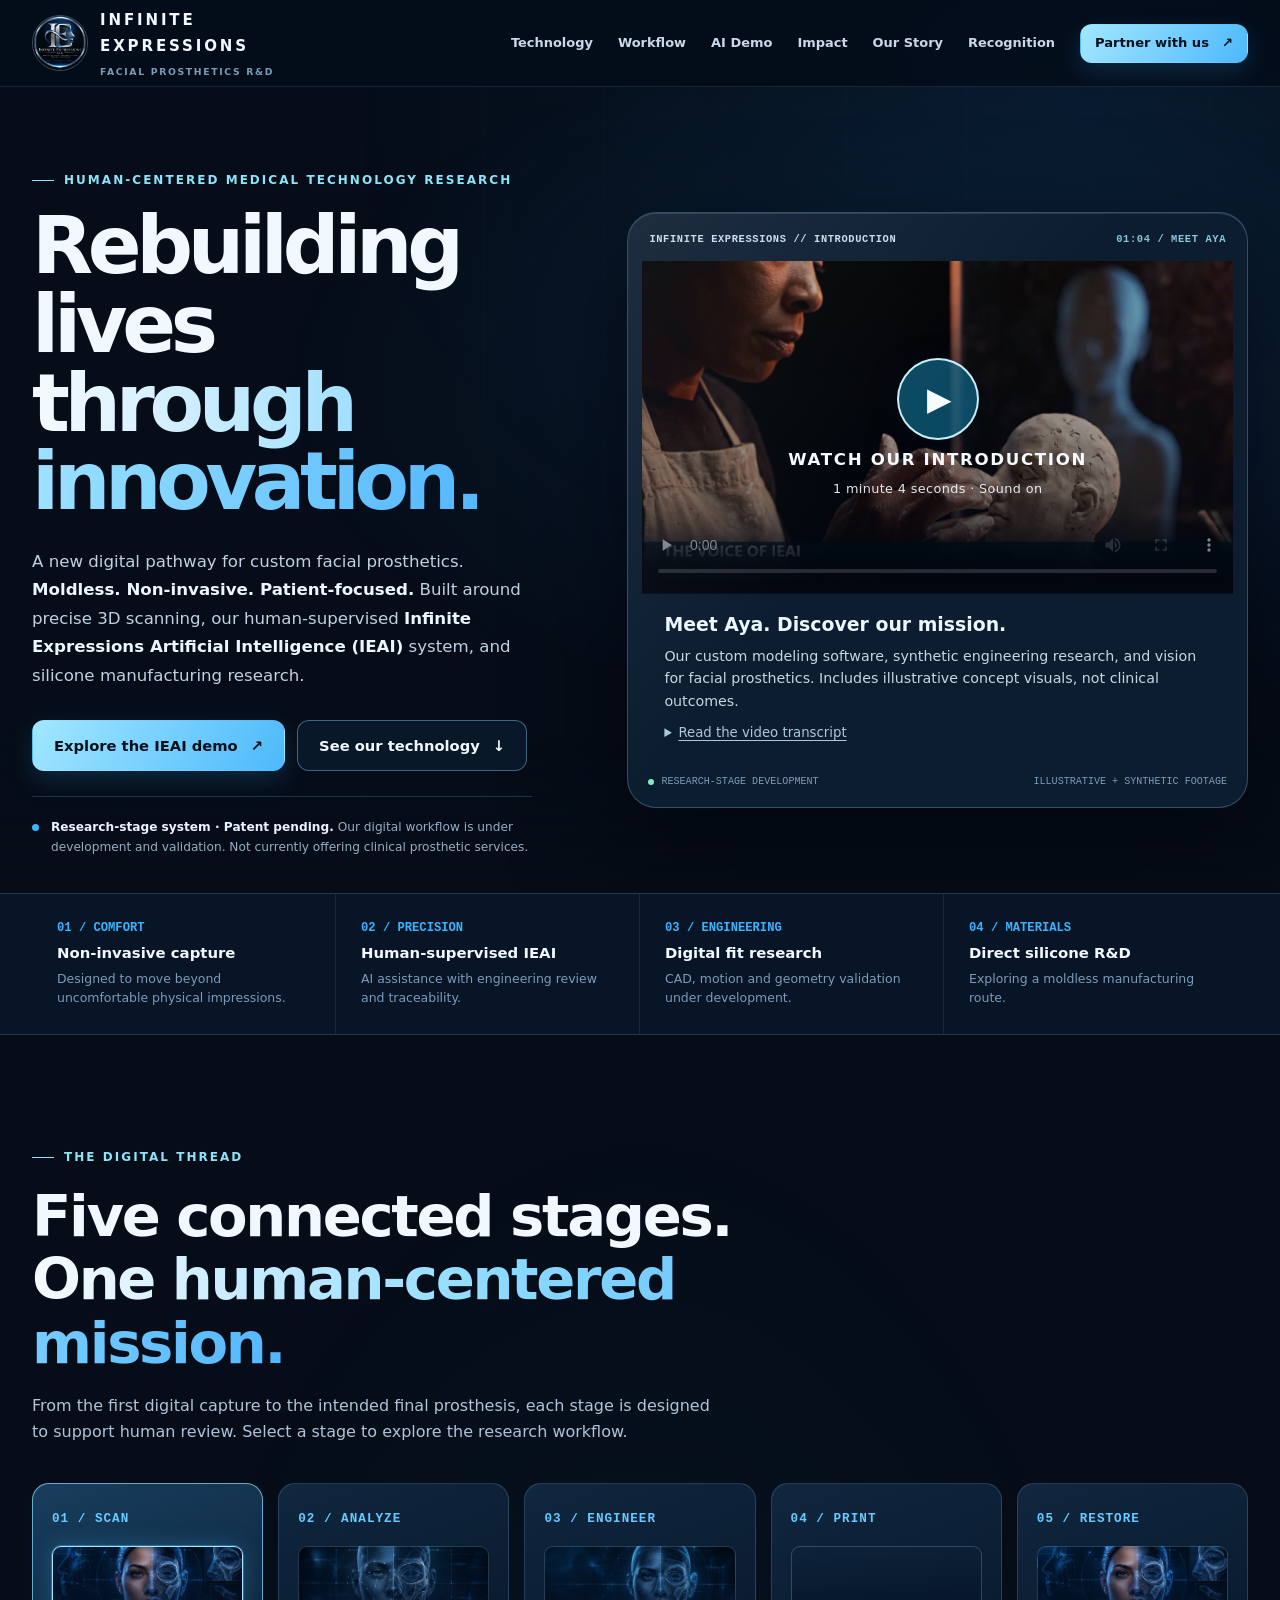
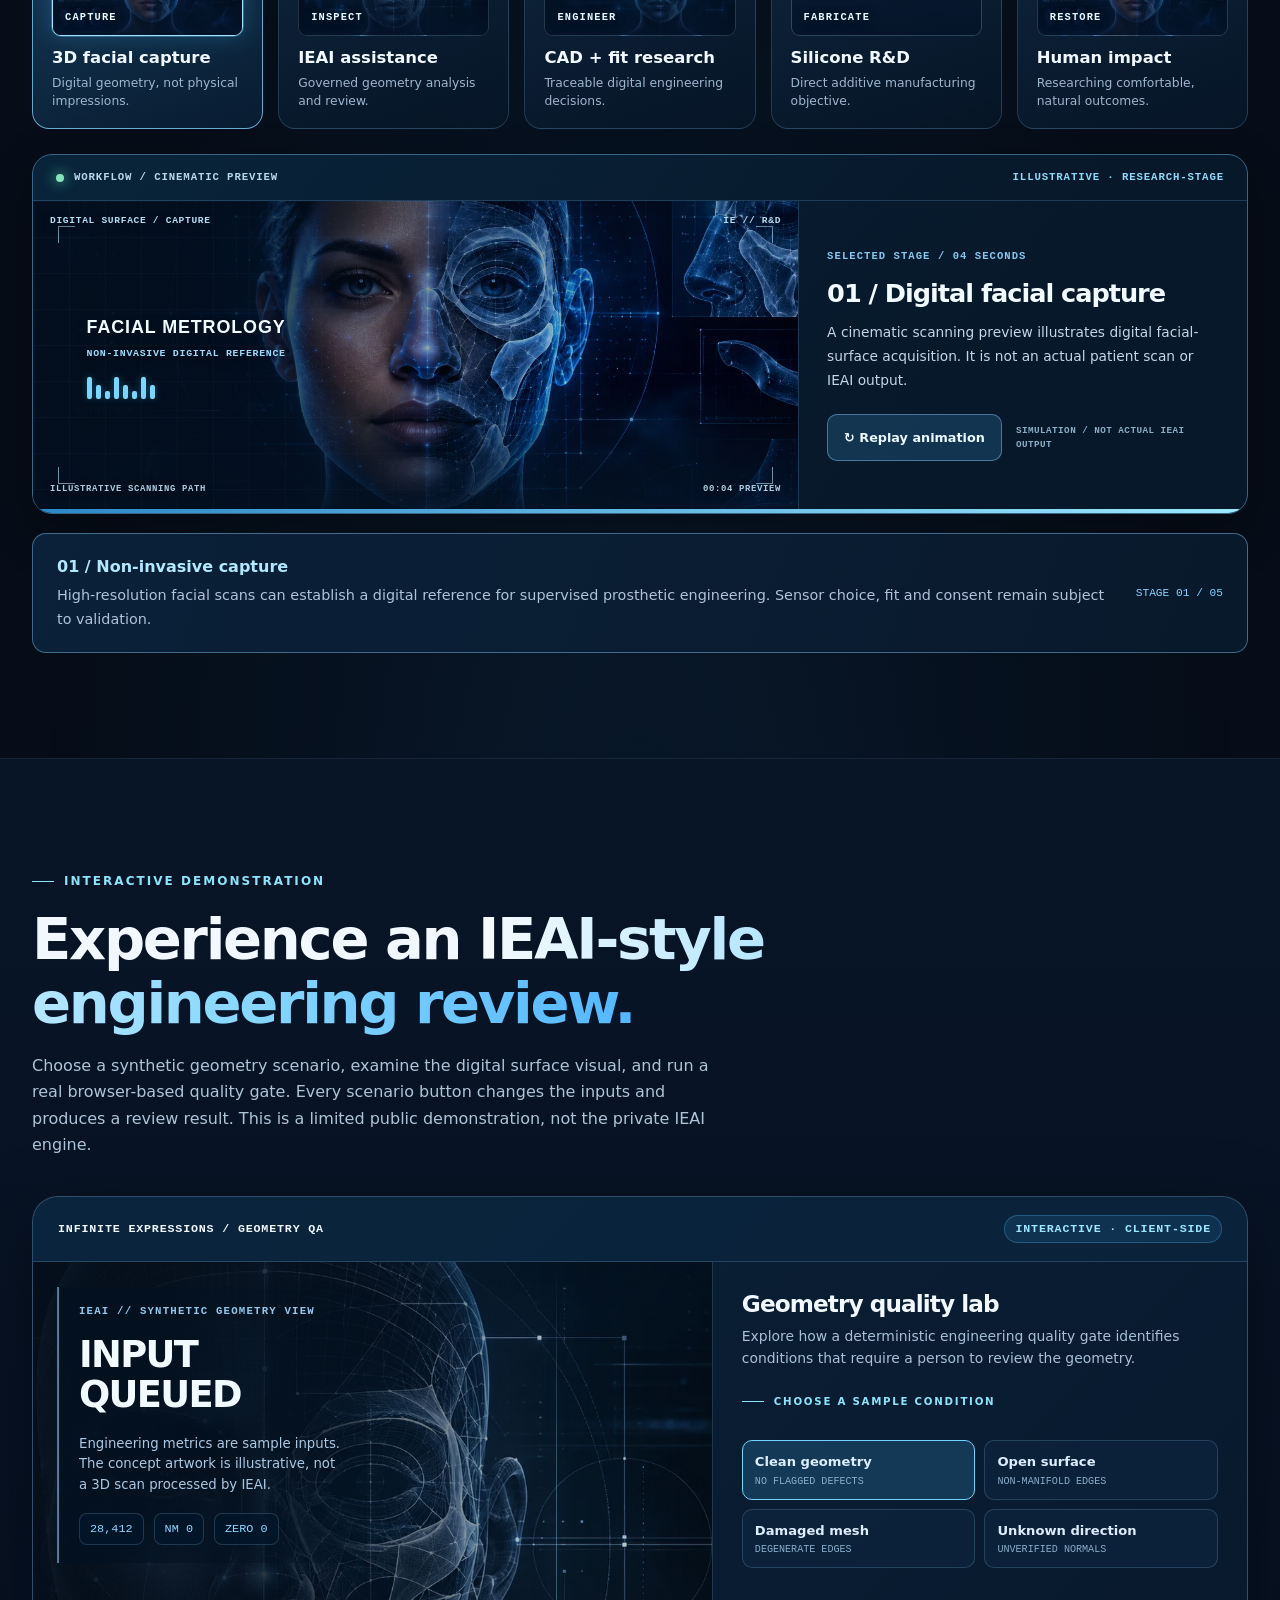
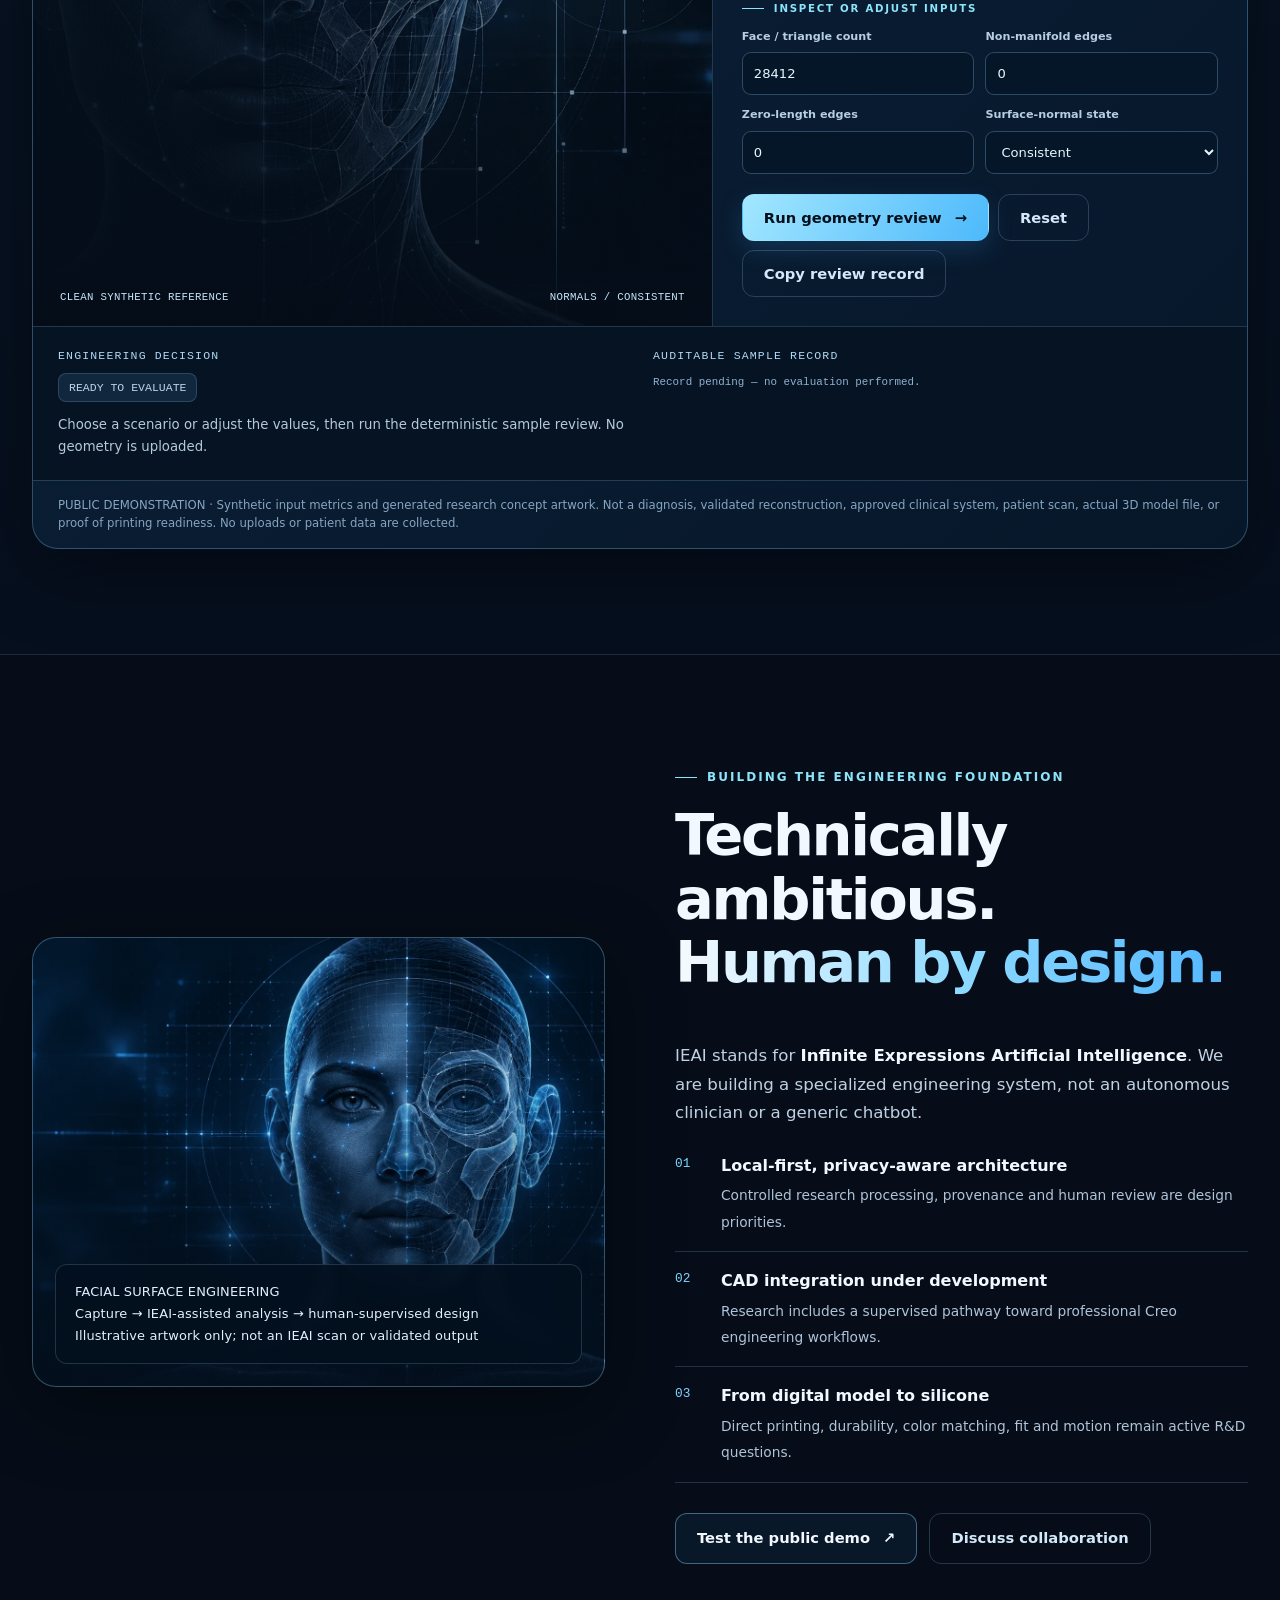
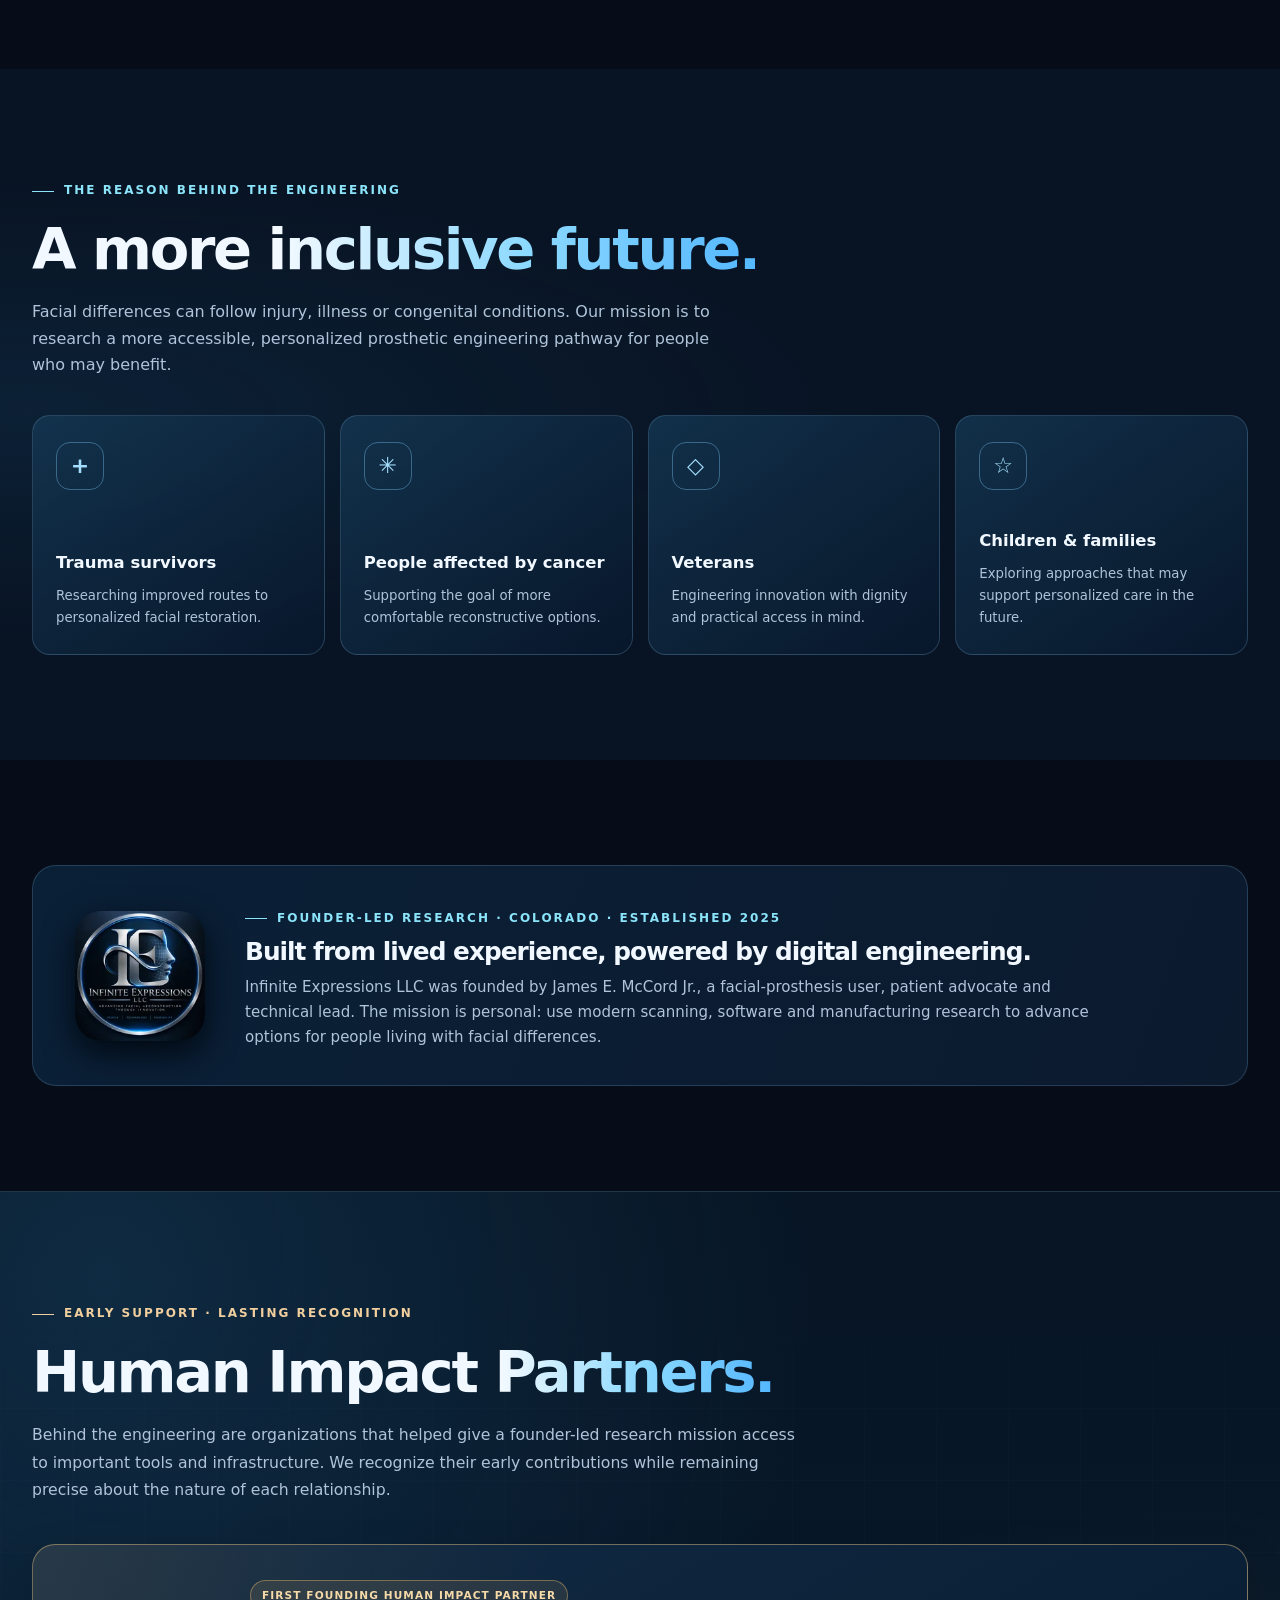
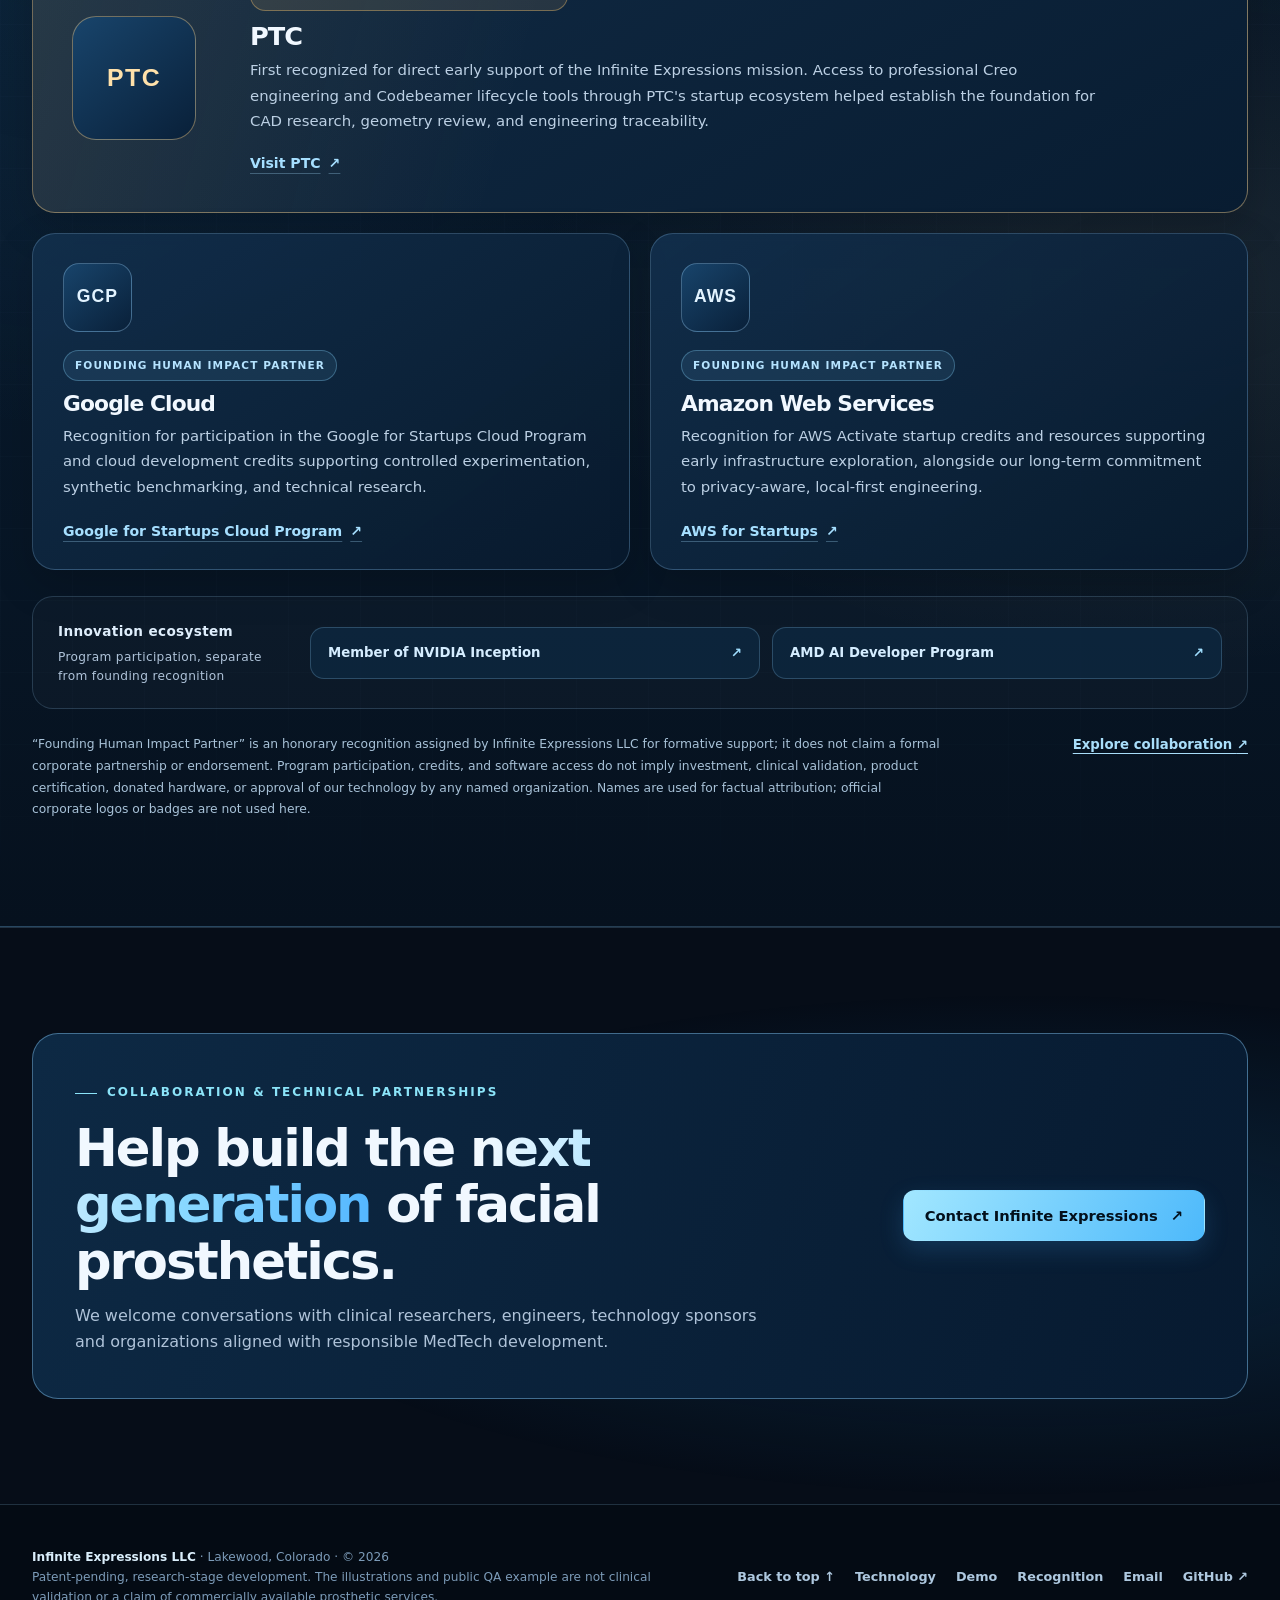
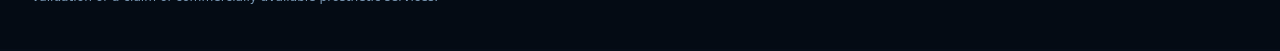
<file: index.html>
<!doctype html>
<html lang="en">
<head>
<meta charset="utf-8">
<meta name="viewport" content="width=device-width,initial-scale=1">
<meta name="theme-color" content="#060d18">
<title>Infinite Expressions LLC — Rebuilding Lives Through Innovation</title>
<meta name="description" content="Infinite Expressions LLC is researching 3D scanning, Infinite Expressions Artificial Intelligence (IEAI), CAD and direct silicone printing for facial prosthetics.">
<meta name="robots" content="index,follow,max-image-preview:large">
<link rel="canonical" href="https://iexpressionsllc.com/">
<link rel="icon" href="/infinite-expressions-emblem-v2.webp" type="image/webp">
<link rel="preconnect" href="https://images.pexels.com" crossorigin>
<link rel="stylesheet" href="/assets/ie-v4.css?v=20261019d">
<link rel="stylesheet" href="/assets/ie-photography-refresh-20261019.css?v=20261019d">
<link rel="stylesheet" href="/assets/ieai-cinematic-stages-v7.css?v=20261019g">
<meta property="og:type" content="website"><meta property="og:title" content="Infinite Expressions | Rebuilding Lives Through Innovation"><meta property="og:description" content="A new digital engineering pathway for patient-specific facial prosthetics. Research-stage innovation from Colorado."><meta property="og:image" content="https://iexpressionsllc.com/social-card.png"><meta property="og:url" content="https://iexpressionsllc.com/">
<script type="application/ld+json">{"@context":"https://schema.org","@type":"Organization","name":"Infinite Expressions LLC","url":"https://iexpressionsllc.com","foundingDate":"2025","email":"james@iexpressionsllc.com","logo":"https://iexpressionsllc.com/infinite-expressions-emblem-v2.webp"}</script>
<link rel="stylesheet" href="/assets/ieai-homepage-video-v56.css?v=20261027">
<link rel="stylesheet" href="/assets/recognition-20261117.css?v=1">
</head>
<body data-site-release="ieai-cinematic-workflow-v7-20261019">
<a class="skip" href="#main">Skip to content</a>
<div id="cursorGlow" class="cursor-glow" aria-hidden="true"></div><div id="cursorHalo" class="cursor-halo" aria-hidden="true"></div>
<header class="header" id="top">
 <div class="container nav">
  <a class="wordmark" href="#top" aria-label="Infinite Expressions home">
   <img src="/infinite-expressions-emblem-v2.webp" width="56" height="56" alt="Infinite Expressions authentic company emblem">
   <span><span class="name">INFINITE<br>EXPRESSIONS</span><span class="sub">FACIAL PROSTHETICS R&amp;D</span></span>
  </a>
  <button id="menuToggle" class="nav-toggle" type="button" aria-label="Toggle navigation" aria-controls="navLinks" aria-expanded="false">☰</button>
  <nav class="nav-links" id="navLinks" aria-label="Main navigation">
   <a href="#technology">Technology</a><a href="#workflow">Workflow</a><a href="#demo">AI Demo</a><a href="#mission">Impact</a><a href="#story">Our Story</a><a href="#recognition">Recognition</a><a href="#contact" class="btn btn-primary btn-sm">Partner with us <span aria-hidden="true">↗</span></a>
  </nav>
 </div>
 <div class="nav-progress" aria-hidden="true"><span id="pageProgress"></span></div>
</header>
<main id="main">
<section class="hero" aria-labelledby="heroTitle">
 <div class="container hero-grid">
  <div class="hero-copy">
   <div class="eyebrow">Human-centered medical technology research</div>
   <h1 id="heroTitle">Rebuilding lives<br><span class="grad">through innovation.</span></h1>
   <p class="lead">A new digital pathway for custom facial prosthetics. <strong style="color:#eaf7ff">Moldless. Non-invasive. Patient-focused.</strong> Built around precise 3D scanning, our human-supervised <strong style="color:#eaf7ff">Infinite Expressions Artificial Intelligence (IEAI)</strong> system, and silicone manufacturing research.</p>
   <div class="button-row">
    <a class="btn btn-primary" href="#demo">Explore the IEAI demo <span aria-hidden="true">↗</span></a>
    <a class="btn btn-secondary" href="#workflow">See our technology <span aria-hidden="true">↓</span></a>
   </div>
   <div class="small-proof"><span><strong>Research-stage system · Patent pending.</strong> Our digital workflow is under development and validation. Not currently offering clinical prosthetic services.</span></div>
  </div>
   <div class="hero-stage ieai-film-stage" id="introFilm" role="region" aria-labelledby="introFilmTitle">
    <div class="display-top"><span>INFINITE EXPRESSIONS // INTRODUCTION</span><span>01:04 / MEET AYA</span></div>
    <div class="ieai-film-frame">
     <video id="ieaiIntroVideo" class="ieai-film-video" playsinline preload="none" controls poster="/assets/ieai-homepage-intro-v56-poster.jpg" aria-describedby="ieaiFilmDescription" aria-label="Infinite Expressions homepage introduction, narrated by Aya">
      <source src="/assets/ieai-homepage-intro-v56.mp4" type="video/mp4">
      <track kind="captions" src="/assets/ieai-homepage-intro-v56.en.vtt" srclang="en" label="English captions">
      Your browser does not support this video. <a href="/assets/ieai-homepage-intro-v56.mp4" download>Download the introduction</a>.
     </video>
     <button type="button" id="ieaiFilmPlay" class="ieai-film-play" aria-controls="ieaiIntroVideo" aria-label="Play the Infinite Expressions introduction">
      <span class="ieai-film-play-symbol" aria-hidden="true">&#9654;</span>
      <span>WATCH OUR INTRODUCTION</span>
      <small>1 minute 4 seconds &middot; Sound on</small>
     </button>
    </div>
    <div class="ieai-film-summary">
     <strong id="introFilmTitle">Meet Aya. Discover our mission.</strong>
     <p id="ieaiFilmDescription">Our custom modeling software, synthetic engineering research, and vision for facial prosthetics. Includes illustrative concept visuals, not clinical outcomes.</p>
     <details class="ieai-film-transcript">
      <summary>Read the video transcript</summary>
      <p>Hello, I'm Aya, the voice of Infinite Expressions Artificial Intelligence. Let me tell you what we're working on.</p>
      <p>We begin with three-dimensional scanning. A digital foundation for anatomy-aware research.</p>
      <p>Our synthetic experiments measure geometry and reveal when the system should abstain.</p>
      <p>We built our own custom three-dimensional modeling studio, with precise manual controls and AI-assisted research.</p>
      <p>We're developing a controlled connection to PTC Creo, with Codebeamer traceability for engineering decisions and tests.</p>
      <p>For missing regions, we compare synthetic candidates, inspect boundaries, and reject results that cannot be verified.</p>
      <p>Direct silicone printing without molds remains our manufacturing goal. It still requires validation.</p>
      <p>Behind every experiment is a human reason to keep going.</p>
      <p>We are Infinite Expressions. And we are changing how facial prosthetics are made.</p>
     </details>
    </div>
    <div class="display-footer"><span><i class="signal" aria-hidden="true"></i> RESEARCH-STAGE DEVELOPMENT</span><span>ILLUSTRATIVE + SYNTHETIC FOOTAGE</span></div>
   </div>
 </div>
</section>
<section class="proof-strip" aria-label="Core research priorities">
 <div class="container proof-grid">
  <div class="proof"><div class="num">01 / COMFORT</div><strong>Non-invasive capture</strong><p>Designed to move beyond uncomfortable physical impressions.</p></div>
  <div class="proof"><div class="num">02 / PRECISION</div><strong>Human-supervised IEAI</strong><p>AI assistance with engineering review and traceability.</p></div>
  <div class="proof"><div class="num">03 / ENGINEERING</div><strong>Digital fit research</strong><p>CAD, motion and geometry validation under development.</p></div>
  <div class="proof"><div class="num">04 / MATERIALS</div><strong>Direct silicone R&amp;D</strong><p>Exploring a moldless manufacturing route.</p></div>
 </div>
</section>
<section class="section section-process" id="workflow">
 <div class="container">
  <div class="section-head reveal">
   <div class="eyebrow">The digital thread</div>
   <h2>Five connected stages.<br><span class="grad">One human-centered mission.</span></h2>
   <p>From the first digital capture to the intended final prosthesis, each stage is designed to support human review. Select a stage to explore the research workflow.</p>
  </div>
  <div class="process-grid">
   <button type="button" class="process-card reveal" data-process="0" aria-pressed="true">
    <span class="process-number">01 / SCAN</span>
    <div class="process-art"><svg viewBox="0 0 80 80" aria-hidden="true"><path d="M21 25v-9h12M59 25v-9H47M21 55v9h12M59 55v9H47"/><path d="M40 18c-13 0-21 11-20 25 0 17 8 23 20 23s20-6 20-23c0-14-8-25-20-25Z"/><path d="M29 39h7m8 0h7m-11 0-2 13 5 2m-12 5q9 5 18 0"/></svg></div>
    <strong>3D facial capture</strong><small>Digital geometry, not physical impressions.</small>
   </button>
   <button type="button" class="process-card reveal" data-process="1" aria-pressed="false">
    <span class="process-number">02 / ANALYZE</span>
    <div class="process-art"><svg viewBox="0 0 80 80" aria-hidden="true"><path d="M18 29 38 14l23 15v26L39 68 18 54Z"/><path d="m18 29 21 16 22-16M39 45v23M24 42l15-14 16 14M26 52l13-12 14 12"/><circle cx="39" cy="28" r="3" fill="#8edcff"/></svg></div>
    <strong>IEAI assistance</strong><small>Governed geometry analysis and review.</small>
   </button>
   <button type="button" class="process-card reveal" data-process="2" aria-pressed="false">
    <span class="process-number">03 / ENGINEER</span>
    <div class="process-art"><svg viewBox="0 0 80 80" aria-hidden="true"><path d="M10 63h60M18 15h44v48H18zM18 43l44-23M28 60l22-35M35 16l22 47"/><circle cx="40" cy="40" r="15"/><path d="M40 18v44M18 40h44"/></svg></div>
    <strong>CAD + fit research</strong><small>Traceable digital engineering decisions.</small>
   </button>
   <button type="button" class="process-card reveal" data-process="3" aria-pressed="false">
    <span class="process-number">04 / PRINT</span>
    <div class="process-art"><svg viewBox="0 0 80 80" aria-hidden="true"><path d="M19 15h42v16H19zm-6 39h54v11H13zM25 31v10h30V31M40 42v12M29 54l11-10 11 10M18 21h13M37 21h9"/><path d="M20 65h40"/></svg></div>
    <strong>Silicone R&amp;D</strong><small>Direct additive manufacturing objective.</small>
   </button>
   <button type="button" class="process-card reveal" data-process="4" aria-pressed="false">
    <span class="process-number">05 / RESTORE</span>
    <div class="process-art"><svg viewBox="0 0 80 80" aria-hidden="true"><path d="M40 68s-25-16-25-35c0-10 6-17 15-17 5 0 9 3 10 7 2-4 6-7 11-7 9 0 15 7 15 17 0 19-26 35-26 35Z"/><path d="M25 40h12l5-9 5 17 5-8h8"/></svg></div>
    <strong>Human impact</strong><small>Researching comfortable, natural outcomes.</small>
   </button>
  </div>
  <div class="process-detail" aria-live="polite"><div><strong id="processHeading">01 / Non-invasive capture</strong><p id="processDescription">High-resolution facial scans can establish a digital reference for supervised prosthetic engineering. Sensor choice, fit and consent remain subject to validation.</p></div><span id="processStatus" class="status">STAGE 01 / 05</span></div>
 </div>
</section>
<section class="section demo-section" id="demo" aria-labelledby="demoTitle">
 <div class="container">
  <div class="section-head reveal">
   <div class="eyebrow">Interactive demonstration</div>
   <h2 id="demoTitle">Experience an <span class="grad">IEAI-style engineering review.</span></h2>
   <p>Choose a synthetic geometry scenario, examine the digital surface visual, and run a real browser-based quality gate. Every scenario button changes the inputs and produces a review result. This is a limited public demonstration, not the private IEAI engine.</p>
  </div>
  <div class="demo-shell reveal">
   <div class="app-top"><span>INFINITE EXPRESSIONS / GEOMETRY QA</span><span class="tag">INTERACTIVE · CLIENT-SIDE</span></div>
   <div class="demo-grid">
    <div class="demo-visual" id="demoVisual" role="img" aria-label="Illustrative facial surface scan with dynamically updated metrics">
     <div class="demo-visual-image" aria-hidden="true"></div><div class="scan-crosshair" aria-hidden="true"></div>
     <div class="demo-hud" aria-live="polite">
      <div class="over">IEAI // SYNTHETIC GEOMETRY VIEW</div>
      <strong id="visualFinding">INPUT QUEUED</strong>
      <p>Engineering metrics are sample inputs. The concept artwork is illustrative, not a 3D scan processed by IEAI.</p>
      <div class="demo-measure"><b id="visualFaces">28,412</b><b id="visualNonmanifold">NM 0</b><b id="visualZero">ZERO 0</b></div>
     </div>
     <div class="demo-stage-foot"><span id="visualScenario">CLEAN SYNTHETIC REFERENCE</span><span id="visualNormals">NORMALS / CONSISTENT</span></div>
    </div>
    <div class="demo-control">
     <h3>Geometry quality lab</h3>
     <p>Explore how a deterministic engineering quality gate identifies conditions that require a person to review the geometry.</p>
     <div class="eyebrow" style="margin:6px 0 8px;font-size:.64rem">Choose a sample condition</div>
     <div class="demo-scenarios" role="group" aria-label="Synthetic scenarios">
      <button type="button" class="scenario" data-scenario="clean" aria-pressed="true">Clean geometry<small>NO FLAGGED DEFECTS</small></button>
      <button type="button" class="scenario" data-scenario="open" aria-pressed="false">Open surface<small>NON-MANIFOLD EDGES</small></button>
      <button type="button" class="scenario" data-scenario="degenerate" aria-pressed="false">Damaged mesh<small>DEGENERATE EDGES</small></button>
      <button type="button" class="scenario" data-scenario="unknown" aria-pressed="false">Unknown direction<small>UNVERIFIED NORMALS</small></button>
     </div>
     <div class="eyebrow" style="margin:0 0 11px;font-size:.64rem">Inspect or adjust inputs</div>
     <div class="fields">
      <div class="field"><label for="demoFaces">Face / triangle count</label><input type="number" id="demoFaces" min="0" step="1" value="28412" inputmode="numeric"></div>
      <div class="field"><label for="demoNonmanifold">Non-manifold edges</label><input type="number" id="demoNonmanifold" min="0" step="1" value="0" inputmode="numeric"></div>
      <div class="field"><label for="demoZero">Zero-length edges</label><input type="number" id="demoZero" min="0" step="1" value="0" inputmode="numeric"></div>
      <div class="field"><label for="demoNormals">Surface-normal state</label><select id="demoNormals"><option value="consistent">Consistent</option><option value="mixed">Mixed</option><option value="unknown">Unknown</option></select></div>
     </div>
     <div class="demo-controls"><button class="btn btn-primary" type="button" id="evaluateButton">Run geometry review <span aria-hidden="true">→</span></button><button class="btn btn-quiet" type="button" id="resetButton">Reset</button><button class="btn btn-quiet" type="button" id="copyButton">Copy review record</button></div>
    </div>
   </div>
   <div class="demo-result" aria-live="polite">
    <div><h4>Engineering decision</h4><span id="demoStatus" class="status-pill">READY TO EVALUATE</span><p id="demoMessage">Choose a scenario or adjust the values, then run the deterministic sample review. No geometry is uploaded.</p></div>
    <div><h4>Auditable sample record</h4><div id="demoAudit" class="audit">Record pending — no evaluation performed.</div></div>
   </div>
   <div class="demo-disclosure">PUBLIC DEMONSTRATION · Synthetic input metrics and generated research concept artwork. Not a diagnosis, validated reconstruction, approved clinical system, patient scan, actual 3D model file, or proof of printing readiness. No uploads or patient data are collected.</div>
  </div>
 </div>
</section>
<section class="section" id="technology">
 <div class="container two-col">
  <div class="wide-image reveal" role="img" aria-label="Generated concept illustration of facial-surface engineering research"><div class="image-label">FACIAL SURFACE ENGINEERING<br>Capture → IEAI-assisted analysis → human-supervised design<br>Illustrative artwork only; not an IEAI scan or validated output</div></div>
  <div class="reveal">
   <div class="eyebrow">Building the engineering foundation</div><h2>Technically ambitious.<br><span class="grad">Human by design.</span></h2>
   <p class="lead">IEAI stands for <strong style="color:#eff9ff">Infinite Expressions Artificial Intelligence</strong>. We are building a specialized engineering system, not an autonomous clinician or a generic chatbot.</p>
   <div class="feature-lines">
    <div class="feature-line"><b>01</b><div><strong>Local-first, privacy-aware architecture</strong><span>Controlled research processing, provenance and human review are design priorities.</span></div></div>
    <div class="feature-line"><b>02</b><div><strong>CAD integration under development</strong><span>Research includes a supervised pathway toward professional Creo engineering workflows.</span></div></div>
    <div class="feature-line"><b>03</b><div><strong>From digital model to silicone</strong><span>Direct printing, durability, color matching, fit and motion remain active R&amp;D questions.</span></div></div>
   </div>
   <div class="button-row"><a class="btn btn-secondary" href="#demo">Test the public demo <span aria-hidden="true">↗</span></a><a class="btn btn-quiet" href="#contact">Discuss collaboration</a></div>
  </div>
 </div>
</section>
<section class="section mission-section" id="mission">
 <div class="container">
  <div class="section-head reveal">
   <div class="eyebrow">The reason behind the engineering</div>
   <h2>A more <span class="grad">inclusive future.</span></h2>
   <p>Facial differences can follow injury, illness or congenital conditions. Our mission is to research a more accessible, personalized prosthetic engineering pathway for people who may benefit.</p>
  </div>
  <div class="impact-grid">
   <div class="impact-card reveal"><div class="impact-icon">+</div><div><strong>Trauma survivors</strong><p>Researching improved routes to personalized facial restoration.</p></div></div>
   <div class="impact-card reveal"><div class="impact-icon">✳</div><div><strong>People affected by cancer</strong><p>Supporting the goal of more comfortable reconstructive options.</p></div></div>
   <div class="impact-card reveal"><div class="impact-icon">◇</div><div><strong>Veterans</strong><p>Engineering innovation with dignity and practical access in mind.</p></div></div>
   <div class="impact-card reveal"><div class="impact-icon">☆</div><div><strong>Children &amp; families</strong><p>Exploring approaches that may support personalized care in the future.</p></div></div>
  </div>
 </div>
</section>
<section class="section" id="story">
 <div class="container">
  <div class="founder reveal">
   <img src="/infinite-expressions-emblem-v2.webp" width="130" height="130" loading="lazy" alt="Infinite Expressions LLC company emblem">
   <div><div class="eyebrow" style="margin-bottom:9px">Founder-led research · Colorado · Established 2025</div><h3>Built from lived experience, powered by digital engineering.</h3><p>Infinite Expressions LLC was founded by James E. McCord Jr., a facial-prosthesis user, patient advocate and technical lead. The mission is personal: use modern scanning, software and manufacturing research to advance options for people living with facial differences.</p></div>
  </div>
 </div>
</section>

<section class="section recognition-section" id="recognition" aria-labelledby="recognition-heading">
 <div class="container">
  <div class="recognition-intro reveal">
   <div class="eyebrow recognition-eyebrow">Early support · Lasting recognition</div>
   <h2 id="recognition-heading">Human Impact <span class="grad">Partners.</span></h2>
   <p>Behind the engineering are organizations that helped give a founder-led research mission access to important tools and infrastructure. We recognize their early contributions while remaining precise about the nature of each relationship.</p>
  </div>
  <article class="recognition-card recognition-card-featured reveal" aria-labelledby="recognition-ptc-title">
   <div class="recognition-monogram" aria-hidden="true">PTC</div>
   <div>
    <span class="recognition-tag recognition-tag-first">First Founding Human Impact Partner</span>
    <h3 id="recognition-ptc-title">PTC</h3>
    <p>First recognized for direct early support of the Infinite Expressions mission. Access to professional Creo engineering and Codebeamer lifecycle tools through PTC's startup ecosystem helped establish the foundation for CAD research, geometry review, and engineering traceability.</p>
    <a class="recognition-link" href="https://www.ptc.com/" target="_blank" rel="noopener noreferrer">Visit PTC <span aria-hidden="true">↗</span></a>
   </div>
  </article>
  <div class="recognition-grid" aria-label="Additional Founding Human Impact Partners">
   <article class="recognition-card reveal" aria-labelledby="recognition-google-title">
    <div class="recognition-monogram" aria-hidden="true">GCP</div>
    <span class="recognition-tag">Founding Human Impact Partner</span>
    <h3 id="recognition-google-title">Google Cloud</h3>
    <p>Recognition for participation in the Google for Startups Cloud Program and cloud development credits supporting controlled experimentation, synthetic benchmarking, and technical research.</p>
    <a class="recognition-link" href="https://cloud.google.com/startup" target="_blank" rel="noopener noreferrer">Google for Startups Cloud Program <span aria-hidden="true">↗</span></a>
   </article>
   <article class="recognition-card reveal" aria-labelledby="recognition-aws-title">
    <div class="recognition-monogram" aria-hidden="true">AWS</div>
    <span class="recognition-tag">Founding Human Impact Partner</span>
    <h3 id="recognition-aws-title">Amazon Web Services</h3>
    <p>Recognition for AWS Activate startup credits and resources supporting early infrastructure exploration, alongside our long-term commitment to privacy-aware, local-first engineering.</p>
    <a class="recognition-link" href="https://aws.amazon.com/startups/" target="_blank" rel="noopener noreferrer">AWS for Startups <span aria-hidden="true">↗</span></a>
   </article>
  </div>
  <div class="recognition-ecosystem reveal" aria-label="Additional innovation ecosystem participation">
   <div class="recognition-ecosystem-title">Innovation ecosystem <small>Program participation, separate from founding recognition</small></div>
   <div class="recognition-programs">
    <a class="recognition-program" href="https://www.nvidia.com/en-us/startups/" target="_blank" rel="noopener noreferrer"><span>Member of NVIDIA Inception</span><span aria-hidden="true">↗</span></a>
    <a class="recognition-program" href="https://developer.amd.com/ai-developer-program/" target="_blank" rel="noopener noreferrer"><span>AMD AI Developer Program</span><span aria-hidden="true">↗</span></a>
   </div>
  </div>
  <div class="recognition-bottom">
   <p class="recognition-disclaimer">“Founding Human Impact Partner” is an honorary recognition assigned by Infinite Expressions LLC for formative support; it does not claim a formal corporate partnership or endorsement. Program participation, credits, and software access do not imply investment, clinical validation, product certification, donated hardware, or approval of our technology by any named organization. Names are used for factual attribution; official corporate logos or badges are not used here.</p>
   <a class="recognition-cta" href="#contact">Explore collaboration <span aria-hidden="true">↗</span></a>
  </div>
 </div>
</section>

<section class="section contact" id="contact">
 <div class="container">
  <div class="contact-box reveal">
   <div><div class="eyebrow">Collaboration &amp; technical partnerships</div><h2>Help build the <span class="grad">next generation</span> of facial prosthetics.</h2><p>We welcome conversations with clinical researchers, engineers, technology sponsors and organizations aligned with responsible MedTech development.</p></div>
   <div class="button-row"><a class="btn btn-primary" href="mailto:james@iexpressionsllc.com?subject=Infinite%20Expressions%20-%20Research%20Collaboration">Contact Infinite Expressions <span aria-hidden="true">↗</span></a></div>
  </div>
 </div>
</section>
</main>
<footer class="footer">
 <div class="container footer-inner">
  <div><p><strong style="color:#daeefb">Infinite Expressions LLC</strong> · Lakewood, Colorado · © <span id="year">2026</span></p><p>Patent-pending, research-stage development. The illustrations and public QA example are not clinical validation or a claim of commercially available prosthetic services.</p></div>
  <nav class="footer-links" aria-label="Footer links"><a href="#top">Back to top ↑</a><a href="#workflow">Technology</a><a href="#demo">Demo</a><a href="#recognition">Recognition</a><a href="mailto:james@iexpressionsllc.com">Email</a><a href="https://github.com/InfiniteExpressionsLLC" target="_blank" rel="noopener noreferrer">GitHub ↗</a></nav>
 </div>
</footer>
<script defer src="/assets/ie-v4.js?v=20261019a"></script>
<script defer src="/assets/ieai-cinematic-stages-v7.js?v=20261019g"></script>
<script defer src="/assets/ieai-homepage-video-v56.js?v=20261027"></script>
</body>
</html>
</file>
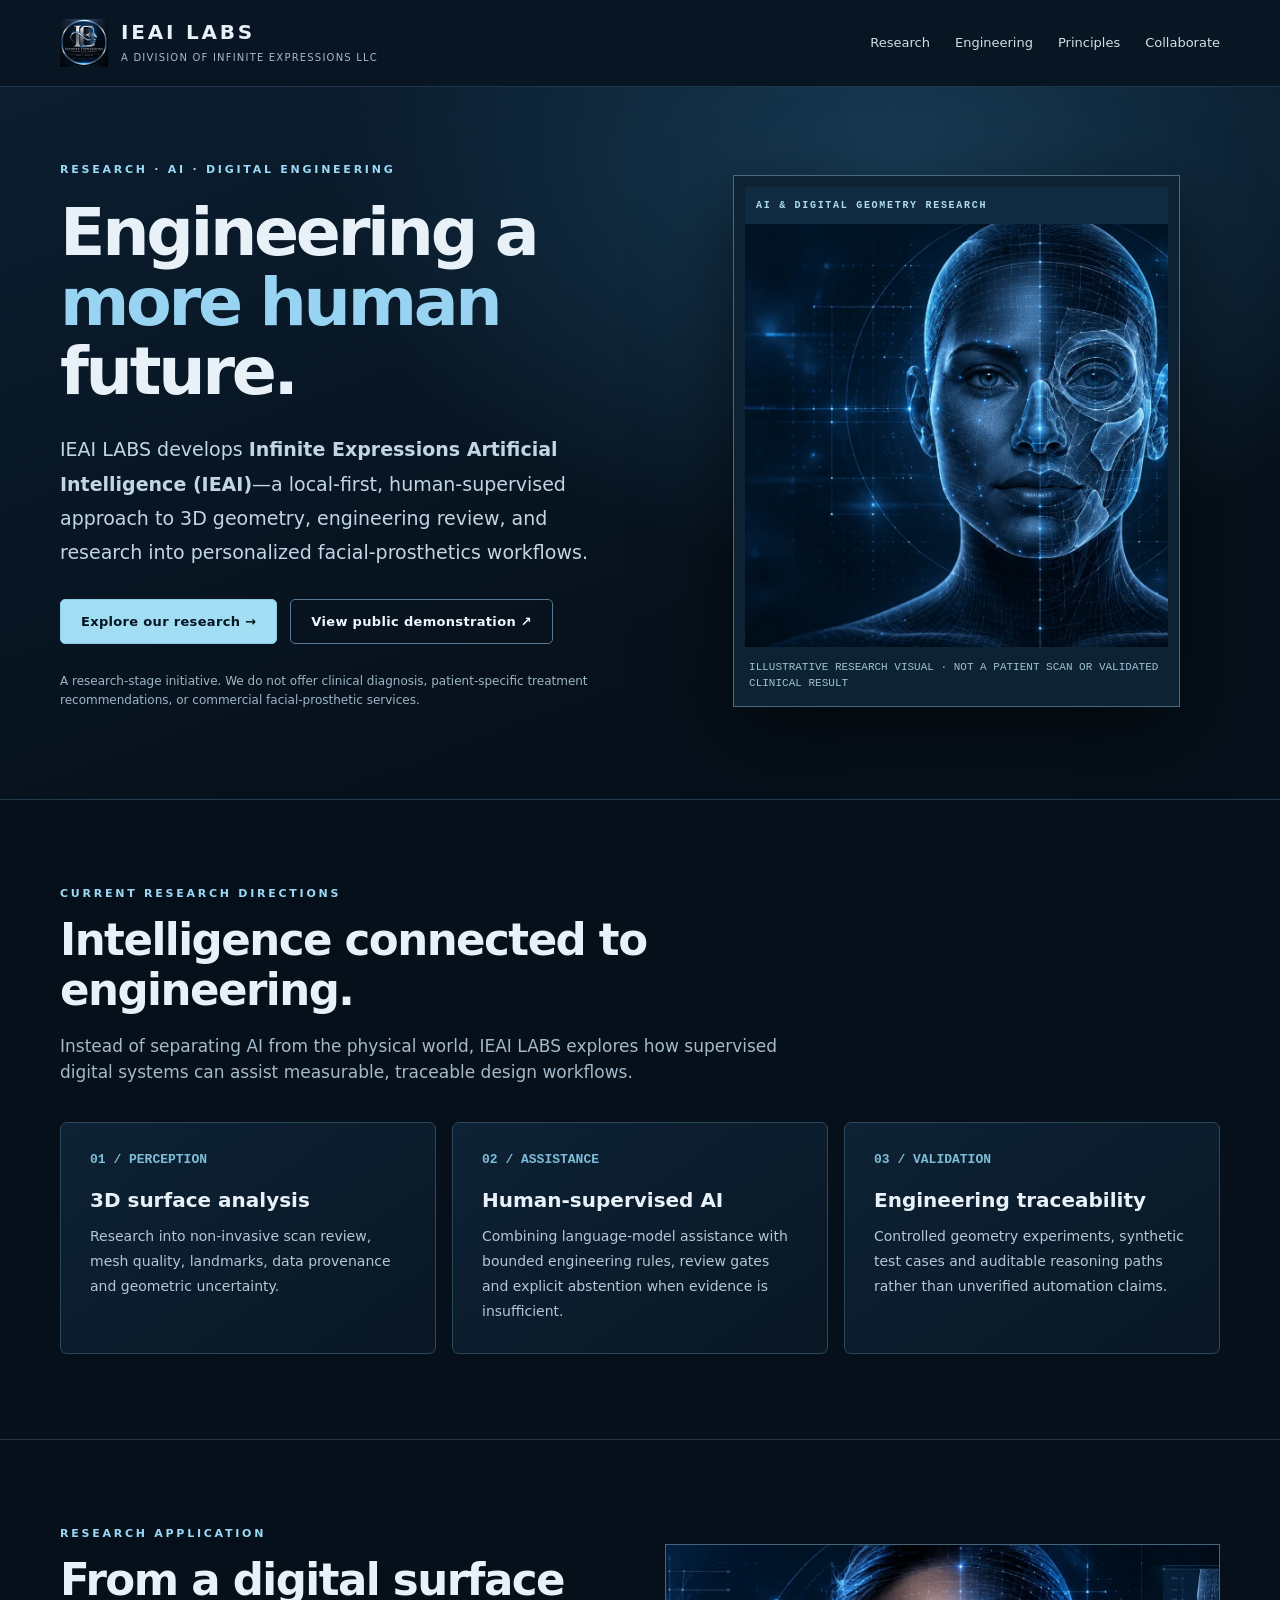
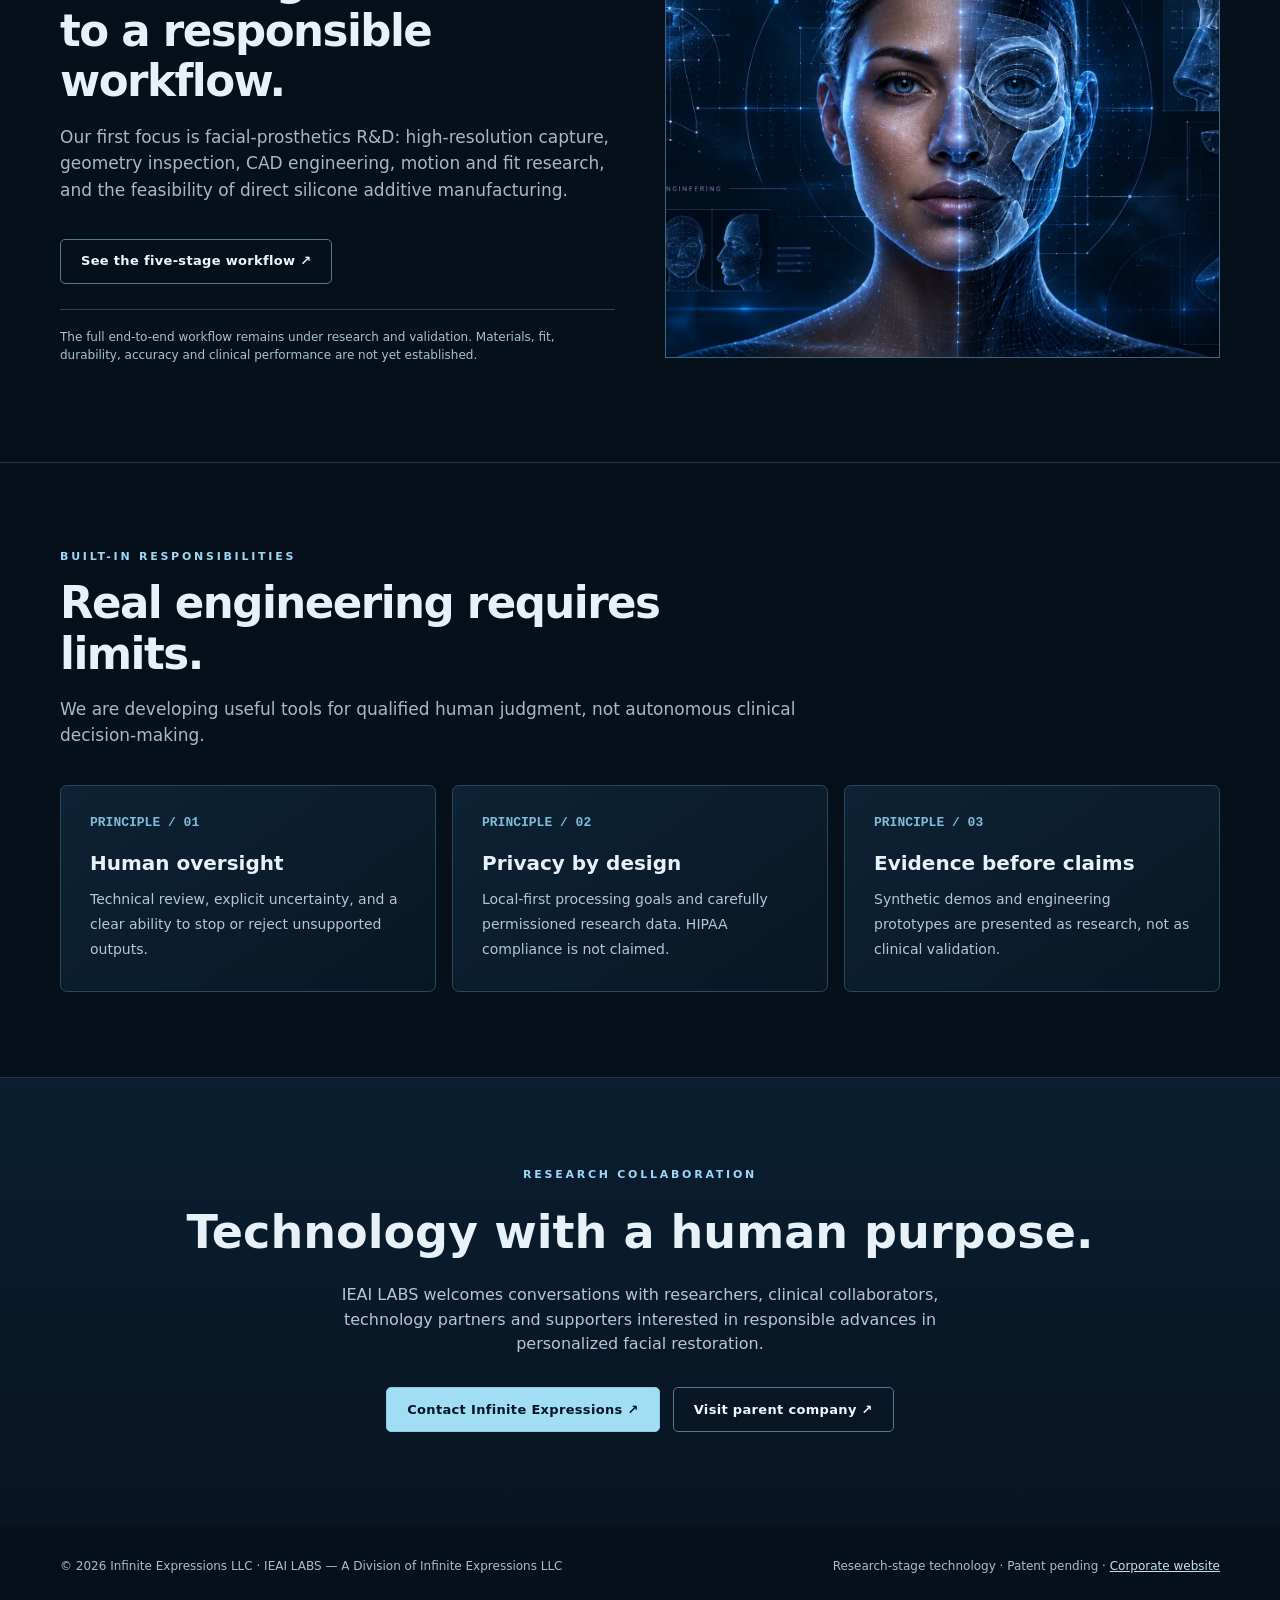
<file: ieai-labs/index.html>
<!doctype html>
<html lang="en">
<head>
<meta charset="utf-8">
<meta name="viewport" content="width=device-width,initial-scale=1">
<meta name="theme-color" content="#07111d">
<title>IEAI LABS | Research & Engineering by Infinite Expressions LLC</title>
<meta name="description" content="IEAI LABS is the AI and digital-engineering research initiative of Infinite Expressions LLC, developing human-supervised geometry workflows for facial-prosthetics R&D.">
<meta name="robots" content="index,follow">
<link rel="canonical" href="https://iexpressionsllc.com/ieai-labs/">
<link rel="icon" href="/infinite-expressions-emblem-v2.webp" type="image/webp">
<meta property="og:type" content="website">
<meta property="og:title" content="IEAI LABS | Engineering for Human Restoration">
<meta property="og:description" content="Research-stage artificial intelligence, 3D geometry and CAD engineering from Infinite Expressions LLC.">
<meta property="og:image" content="https://iexpressionsllc.com/social-card.png">
<meta property="og:url" content="https://iexpressionsllc.com/ieai-labs/">
<style>
:root{color-scheme:dark;--bg:#06101a;--layer:#0b1b2b;--line:#294158;--txt:#e9f1f8;--muted:#a5b9ca;--accent:#95d2ef;--glow:#267da9}
*{box-sizing:border-box}html{scroll-behavior:smooth}body{margin:0;background:var(--bg);color:var(--txt);font:16px/1.55 system-ui,-apple-system,"Segoe UI",Arial,sans-serif}
a{color:inherit}a:focus-visible,button:focus-visible{outline:3px solid #a7e0ff;outline-offset:4px}img{max-width:100%;height:auto;display:block}.wrap{width:min(1160px,calc(100% - 42px));margin-inline:auto}
.skip{position:absolute;left:-9999px}.skip:focus{left:16px;top:10px;background:#fff;color:#08111a;padding:8px;z-index:20}
header{position:relative;border-bottom:1px solid #203548;background:#081623}.nav{min-height:86px;display:flex;align-items:center;justify-content:space-between;gap:28px}
.word{display:flex;align-items:center;gap:13px;text-decoration:none;letter-spacing:.08em}.word img{width:48px;height:48px;object-fit:contain}.word strong{display:block;font-size:20px;line-height:1.1;letter-spacing:.14em}.word small{display:block;color:var(--muted);font-size:10px;letter-spacing:.12em;text-transform:uppercase;margin-top:7px}
nav{display:flex;gap:25px;align-items:center}nav a{font-size:13px;color:#d0dee9;text-decoration:none}nav a:hover{color:var(--accent)}.btn{display:inline-flex;align-items:center;justify-content:center;min-height:45px;padding:11px 20px;border-radius:5px;text-decoration:none;font-weight:700;font-size:13px;letter-spacing:.025em;border:1px solid #8bcce9;background:#a1def4;color:#051521}.btn:hover{background:#c6eeff}.btn.alt{background:transparent;border-color:#587891;color:#eef7fd}.btn.alt:hover{background:#112e43}
.hero{overflow:hidden;position:relative;background:radial-gradient(ellipse at 70% 12%,#173b55 0,transparent 45%),linear-gradient(160deg,#0b1e30,#06101a 73%);border-bottom:1px solid #243c50}
.hero-grid{display:grid;grid-template-columns:1.08fr 1fr;gap:clamp(24px,5vw,75px);align-items:center;min-height:600px;padding:72px 0 76px}
.kicker{font-size:11px;font-weight:800;letter-spacing:.25em;color:#9bd8f5;text-transform:uppercase}.hero h1{font-size:clamp(42px,5.2vw,77px);line-height:1.05;letter-spacing:-.05em;margin:20px 0 25px;max-width:660px}.hero h1 span{color:#98d4f2}.lead{font-size:clamp(16px,1.55vw,19px);line-height:1.8;max-width:590px;color:#c2d5e3}.actions{display:flex;gap:13px;flex-wrap:wrap;margin-top:30px}.fine{font-size:12px;color:#9eb7c8;margin-top:28px;max-width:540px}
.frame{position:relative;padding:11px;border:1px solid #4a6a7e;background:#0d2232;box-shadow:0 25px 72px #0008}.frame img{aspect-ratio:4/4;object-fit:cover;width:100%}.frame:before{content:"AI & DIGITAL GEOMETRY RESEARCH";display:block;background:#112c40;color:#afdcf1;letter-spacing:.17em;font:700 10px/1.5 monospace;padding:11px}.frame figcaption{font:11px/1.5 monospace;color:#9ec1d4;padding:12px 4px 3px}
section.block{padding:85px 0;border-bottom:1px solid #22374a}.section-head{max-width:755px;margin-bottom:36px}.section-head h2{font-size:clamp(30px,3.4vw,47px);letter-spacing:-.035em;line-height:1.16;margin:13px 0}.section-head p{font-size:17px;color:var(--muted)}.grid{display:grid;grid-template-columns:repeat(3,minmax(0,1fr));gap:16px}.card{background:linear-gradient(145deg,#0d2234,#091725);border:1px solid #2b485c;border-radius:7px;padding:29px}.card .num{color:#7fbdd9;font:700 13px monospace}.card h3{margin:18px 0 8px;font-size:20px}.card p{color:#b3c7d7;font-size:14px;line-height:1.8;margin:0}
.split{display:grid;grid-template-columns:1fr 1fr;gap:50px;align-items:center}.split img{width:100%;border:1px solid #45657b;aspect-ratio:1.34;object-fit:cover}.panel{padding:28px;border:1px solid #31516a;background:#0c2235}.panel p,.text-muted{color:#bacbd8}.panel ul{padding-left:20px;line-height:2;color:#d1e1ea}.panel li::marker{color:#93d3f5}
.eyeline{border-top:1px solid #2a4356;padding-top:18px;margin-top:25px;color:#a8c1d0;font-size:12px}.cta{text-align:center;padding:88px 0 95px;background:linear-gradient(#0a1e30,#081421)}.cta h2{font-size:clamp(28px,3.6vw,48px);margin:14px 0}.cta p{color:#b0c9d9;max-width:630px;margin:0 auto 30px}footer{padding:30px 0;color:#a9bdce;font-size:12px}.foot{display:flex;justify-content:space-between;gap:22px;flex-wrap:wrap}footer a{color:#c6deee}
@media(max-width:900px){.hero-grid,.split{grid-template-columns:1fr}.hero-grid{padding:50px 0}.frame{max-width:610px}.grid{grid-template-columns:1fr 1fr}nav{gap:12px}}
@media(max-width:650px){.wrap{width:min(100% - 28px,1160px)}.nav{align-items:flex-start;padding:16px 0;flex-direction:column}nav{width:100%;flex-wrap:wrap}.word strong{font-size:18px}.hero-grid{gap:40px}.hero h1{font-size:46px}.grid{grid-template-columns:1fr}section.block{padding:55px 0}.actions .btn{flex:1}.foot{flex-direction:column}}
@media(prefers-reduced-motion:reduce){html{scroll-behavior:auto}}
</style>
<script type="application/ld+json">{"@context":"https://schema.org","@type":"Organization","name":"IEAI LABS","alternateName":"Infinite Expressions Artificial Intelligence","parentOrganization":{"@type":"Organization","name":"Infinite Expressions LLC","url":"https://iexpressionsllc.com/"},"url":"https://iexpressionsllc.com/ieai-labs/","description":"Human-supervised AI and geometry engineering research initiative of Infinite Expressions LLC."}</script>
</head>
<body>
<a class="skip" href="#content">Skip to content</a>
<header><div class="wrap nav"><a class="word" href="#home" aria-label="IEAI Labs home"><img src="/infinite-expressions-emblem-v2.webp" alt="Infinite Expressions company emblem"><span><strong>IEAI LABS</strong><small>A division of Infinite Expressions LLC</small></span></a><nav aria-label="Main navigation"><a href="#research">Research</a><a href="#engineering">Engineering</a><a href="#principles">Principles</a><a href="#contact">Collaborate</a></nav></div></header>
<main id="content">
<section class="hero" id="home"><div class="wrap hero-grid"><div><div class="kicker">Research · AI · Digital engineering</div><h1>Engineering a <span>more human</span> future.</h1><p class="lead">IEAI LABS develops <strong>Infinite Expressions Artificial Intelligence (IEAI)</strong>—a local-first, human-supervised approach to 3D geometry, engineering review, and research into personalized facial-prosthetics workflows.</p><div class="actions"><a class="btn" href="#research">Explore our research →</a><a class="btn alt" href="https://iexpressionsllc.com/#demo">View public demonstration ↗</a></div><p class="fine">A research-stage initiative. We do not offer clinical diagnosis, patient-specific treatment recommendations, or commercial facial-prosthetic services.</p></div>
<figure class="frame"><img src="/assets/ieai-face-engineering.webp" width="620" height="620" alt="Concept artwork showing a digital facial surface and engineering visualization"><figcaption>ILLUSTRATIVE RESEARCH VISUAL · NOT A PATIENT SCAN OR VALIDATED CLINICAL RESULT</figcaption></figure></div></section>
<section class="block" id="research"><div class="wrap"><div class="section-head"><div class="kicker">Current research directions</div><h2>Intelligence connected to engineering.</h2><p>Instead of separating AI from the physical world, IEAI LABS explores how supervised digital systems can assist measurable, traceable design workflows.</p></div><div class="grid">
<article class="card"><div class="num">01 / PERCEPTION</div><h3>3D surface analysis</h3><p>Research into non-invasive scan review, mesh quality, landmarks, data provenance and geometric uncertainty.</p></article>
<article class="card"><div class="num">02 / ASSISTANCE</div><h3>Human-supervised AI</h3><p>Combining language-model assistance with bounded engineering rules, review gates and explicit abstention when evidence is insufficient.</p></article>
<article class="card"><div class="num">03 / VALIDATION</div><h3>Engineering traceability</h3><p>Controlled geometry experiments, synthetic test cases and auditable reasoning paths rather than unverified automation claims.</p></article></div></div></section>
<section class="block" id="engineering"><div class="wrap split"><div><div class="kicker">Research application</div><div class="section-head"><h2>From a digital surface to a responsible workflow.</h2><p>Our first focus is facial-prosthetics R&D: high-resolution capture, geometry inspection, CAD engineering, motion and fit research, and the feasibility of direct silicone additive manufacturing.</p></div><a class="btn alt" href="https://iexpressionsllc.com/#workflow">See the five-stage workflow ↗</a><p class="eyeline">The full end-to-end workflow remains under research and validation. Materials, fit, durability, accuracy and clinical performance are not yet established.</p></div><img src="/assets/ieai-anatomy-research.webp" width="600" height="460" alt="Concept illustration of digital facial geometry in a medical engineering environment"></div></section>
<section class="block" id="principles"><div class="wrap"><div class="section-head"><div class="kicker">Built-in responsibilities</div><h2>Real engineering requires limits.</h2><p>We are developing useful tools for qualified human judgment, not autonomous clinical decision-making.</p></div><div class="grid"><div class="card"><div class="num">PRINCIPLE / 01</div><h3>Human oversight</h3><p>Technical review, explicit uncertainty, and a clear ability to stop or reject unsupported outputs.</p></div><div class="card"><div class="num">PRINCIPLE / 02</div><h3>Privacy by design</h3><p>Local-first processing goals and carefully permissioned research data. HIPAA compliance is not claimed.</p></div><div class="card"><div class="num">PRINCIPLE / 03</div><h3>Evidence before claims</h3><p>Synthetic demos and engineering prototypes are presented as research, not as clinical validation.</p></div></div></div></section>
<section class="cta" id="contact"><div class="wrap"><div class="kicker">Research collaboration</div><h2>Technology with a human purpose.</h2><p>IEAI LABS welcomes conversations with researchers, clinical collaborators, technology partners and supporters interested in responsible advances in personalized facial restoration.</p><div class="actions" style="justify-content:center"><a class="btn" href="mailto:james@iexpressionsllc.com?subject=IEAI%20LABS%20Collaboration">Contact Infinite Expressions ↗</a><a class="btn alt" href="https://iexpressionsllc.com/">Visit parent company ↗</a></div></div></section>
</main><footer><div class="wrap foot"><div>© 2026 Infinite Expressions LLC · IEAI LABS — A Division of Infinite Expressions LLC</div><div>Research-stage technology · Patent pending · <a href="https://iexpressionsllc.com/">Corporate website</a></div></div></footer>
</body></html>
</file>
<file: assets/ie-v4.css>
/* Infinite Expressions LLC — 2026-10-19 redesign / full replacement */
:root{color-scheme:dark;--bg:#060d18;--bg2:#091628;--panel:#0b1c31;--panel2:#10273e;--edge:rgba(145,199,240,.2);--edge2:rgba(142,210,255,.42);--white:#f1f8ff;--muted:#afc3d9;--dim:#7c9bb8;--blue:#3bb4ff;--cyan:#8be4f9;--green:#73e0bd;--amber:#ffc783;--radius:22px;--wide:1260px;--shadow:0 22px 76px rgba(0,0,0,.4)}
*{box-sizing:border-box}html{scroll-behavior:smooth;scroll-padding-top:92px}body{margin:0;background:var(--bg);color:var(--white);font:400 16px/1.65 "Segoe UI",Inter,system-ui,-apple-system,sans-serif;overflow-x:hidden}body:before{content:"";position:fixed;inset:0;z-index:-3;background:radial-gradient(ellipse at 85% 12%,rgba(20,88,142,.16),transparent 48%),repeating-linear-gradient(90deg,transparent 0 119px,rgba(120,180,240,.013) 120px 121px);pointer-events:none}button,input,select{font:inherit}button,a{-webkit-tap-highlight-color:transparent}a{color:inherit;text-decoration:none}button{cursor:pointer}a:focus-visible,button:focus-visible,input:focus-visible,select:focus-visible{outline:3px solid #a8e1ff;outline-offset:4px}img,svg{max-width:100%;display:block}h1,h2,h3,p{margin-top:0}h1,h2,h3{line-height:1.1;letter-spacing:-.04em}h2{font-size:clamp(2.15rem,4.5vw,3.85rem)}h3{font-size:1.24rem}.container{width:min(var(--wide),calc(100% - 64px));margin-inline:auto}.sr-only{position:absolute;width:1px;height:1px;overflow:hidden;clip:rect(0,0,0,0);white-space:nowrap}.skip{position:absolute;left:18px;top:-60px;z-index:300;background:white;color:black;padding:10px 18px;border-radius:10px}.skip:focus{top:15px}.eyebrow{display:inline-flex;gap:10px;align-items:center;color:var(--cyan);font-size:.75rem;font-weight:800;text-transform:uppercase;letter-spacing:.17em;margin:0 0 17px}.eyebrow:before{content:"";width:22px;height:1px;background:currentColor}.grad{background:linear-gradient(90deg,#f5faff 1%,#8bd9ff 53%,#54b7ff);-webkit-background-clip:text;background-clip:text;color:transparent}.muted{color:var(--muted)}.note{font-size:.76rem;color:var(--dim);line-height:1.6}.lead{font-size:clamp(1rem,1.3vw,1.15rem);line-height:1.72;color:#bfd1e3;max-width:760px}.btn{appearance:none;display:inline-flex;align-items:center;justify-content:center;gap:13px;min-height:51px;padding:13px 21px;border:1px solid transparent;border-radius:12px;font-weight:780;font-size:.92rem;line-height:1.3;text-align:center;white-space:nowrap;transition:transform .2s,box-shadow .2s,background .2s,border-color .2s;color:var(--white)}.btn:hover{transform:translateY(-2px)}.btn-primary{color:#03101c;background:linear-gradient(120deg,#a2e7ff,#4db9fb);box-shadow:0 9px 25px rgba(63,160,241,.19)}.btn-primary:hover{box-shadow:0 10px 30px rgba(63,160,241,.36)}.btn-secondary{border-color:var(--edge2);background:rgba(12,32,53,.63)}.btn-secondary:hover{background:rgba(24,58,90,.89)}.btn-quiet{background:transparent;border:1px solid rgba(166,212,249,.21);color:#d3e8f8}.btn-sm{min-height:39px;padding:9px 14px;font-size:.82rem}.button-row{display:flex;flex-wrap:wrap;gap:12px}.nav-progress{height:2px;position:absolute;left:0;bottom:0;width:100%;background:transparent;overflow:hidden}.nav-progress span{display:block;height:100%;width:100%;transform:scaleX(0);transform-origin:0 0;background:linear-gradient(90deg,#2c83dd,#a4efff)}.header{position:sticky;top:0;z-index:100;background:rgba(4,13,26,.87);backdrop-filter:blur(20px);-webkit-backdrop-filter:blur(20px);border-bottom:1px solid rgba(135,190,226,.14)}.nav{height:86px;display:flex;align-items:center;gap:35px}.wordmark{display:flex;align-items:center;gap:12px;min-width:250px}.wordmark img{width:56px;height:56px;border-radius:50%;object-fit:cover;border:1px solid rgba(190,220,243,.3)}.wordmark .name{font-size:.94rem;font-weight:850;letter-spacing:.19em;line-height:1.32;text-transform:uppercase}.wordmark .sub{display:block;font-size:.58rem;letter-spacing:.18em;color:var(--dim);font-weight:700;margin-top:4px}.nav-links{display:flex;align-items:center;gap:25px;margin-left:auto}.nav-links>a:not(.btn){color:#c8d9e9;font-size:.81rem;font-weight:700;transition:color .2s}.nav-links>a:not(.btn):hover{color:#91dcff}.nav-toggle{display:none;margin-left:auto;width:44px;height:44px;border:1px solid var(--edge);border-radius:12px;background:rgba(20,44,71,.65);color:white;font-size:1.3rem}.nav-status{display:flex;align-items:center;gap:8px;color:var(--green);font:700 .65rem/1.2 Consolas,monospace;white-space:nowrap}.nav-status:before{content:"";width:6px;height:6px;background:var(--green);border-radius:50%;box-shadow:0 0 10px rgba(115,224,189,.7)}.hero{position:relative;overflow:hidden;isolation:isolate;padding:76px 0 36px;background:radial-gradient(ellipse at 76% 37%,rgba(29,92,143,.22),transparent 50%)}.hero:after{content:"";position:absolute;inset:auto 0 0;height:160px;z-index:-1;background:linear-gradient(transparent,var(--bg))}.hero-grid{display:grid;grid-template-columns:minmax(0,.93fr) minmax(0,1.07fr);align-items:center;gap:56px;min-height:540px}.hero-copy{position:relative;z-index:2}.hero-copy h1{font-size:clamp(3.2rem,6.2vw,6.35rem);line-height:.99;letter-spacing:-.067em;margin-bottom:26px;max-width:700px}.hero-copy .lead{max-width:520px;margin-bottom:25px}.hero-copy .button-row{margin:29px 0 25px}.small-proof{display:flex;align-items:flex-start;gap:12px;max-width:500px;padding-top:20px;border-top:1px solid var(--edge);font-size:.76rem;color:#94aec5}.small-proof strong{color:#e8f5ff}.small-proof:before{content:"";width:7px;height:7px;background:var(--blue);border-radius:50%;flex:0 0 auto;margin-top:7px}.hero-stage{min-width:0;position:relative;border-radius:29px;border:1px solid rgba(150,209,255,.27);background:#0c1d30;box-shadow:0 35px 110px rgba(0,3,11,.65),inset 0 1px rgba(244,252,255,.12);padding:14px;overflow:hidden}.hero-stage:before{content:"";position:absolute;inset:0;background:linear-gradient(130deg,rgba(255,255,255,.075),transparent 44%);pointer-events:none;z-index:3}.display-top{display:flex;justify-content:space-between;gap:10px;padding:6px 7px 16px;font:700 .65rem/1.2 Consolas,monospace;letter-spacing:.06em;color:#c7e4f5}.display-top span:last-child{color:var(--cyan)}.scan-display{min-height:460px;position:relative;overflow:hidden;border:1px solid rgba(127,207,250,.21);border-radius:18px;background:linear-gradient(90deg,rgba(1,11,24,.91) 0%,rgba(2,16,31,.42) 45%,rgba(2,12,23,.01) 100%),linear-gradient(135deg,#091829,#102a40) 72% 50%/auto 112% no-repeat,#091829}.scan-display:before{content:"";position:absolute;inset:0;background:linear-gradient(180deg,rgba(1,11,22,.28),transparent 30%,rgba(3,13,26,.55)),repeating-linear-gradient(0deg,transparent 0 59px,rgba(112,187,245,.07) 60px 61px);pointer-events:none}.scan-display:after{content:"";position:absolute;top:0;bottom:0;left:73%;width:2px;background:linear-gradient(transparent,#95e8ff 40%,#53c4fa 60%,transparent);box-shadow:0 0 23px 4px rgba(80,179,255,.28);animation:scanBeam 8s ease-in-out infinite alternate}.scan-hud{position:absolute;z-index:2;top:25px;left:22px;width:48%;display:grid;gap:19px}.scan-hud small{font:.65rem/1.3 Consolas,monospace;color:#83acc9;display:block;letter-spacing:.08em}.scan-hud strong{display:block;color:#e4f9ff;font:750 clamp(.95rem,1.6vw,1.24rem)/1.2 Consolas,monospace;margin-top:5px}.scan-hud .hud-big{color:#80d5ff;font-size:clamp(1.45rem,2.5vw,2.4rem)}.scan-overlay-bottom{position:absolute;inset:auto 14px 14px;z-index:2;display:flex;justify-content:space-between;gap:10px;padding:13px;background:rgba(4,17,34,.8);border:1px solid var(--edge);border-radius:10px;font:.67rem/1.35 Consolas,monospace;color:#bbddf4}.scan-overlay-bottom span:last-child{color:#89dec2}.display-footer{display:flex;gap:10px;align-items:center;justify-content:space-between;padding:13px 6px 4px;color:var(--dim);font:.63rem/1.4 Consolas,monospace}.display-footer span{display:inline-flex;align-items:center;gap:7px}.signal{width:6px;height:6px;border-radius:50%;background:#86e9bc}.section{padding:105px 0}.section-head{max-width:760px;margin:0 0 37px}.section-head h2{margin-bottom:18px}.section-head p{color:var(--muted);max-width:680px}.proof-strip{border-top:1px solid var(--edge);border-bottom:1px solid var(--edge);background:#081526}.proof-grid{display:grid;grid-template-columns:repeat(4,1fr);gap:0}.proof{padding:27px 25px;border-right:1px solid rgba(144,195,229,.11)}.proof:last-child{border-right:0}.proof .num{color:var(--blue);font:700 .76rem/1.2 Consolas,monospace;margin-bottom:9px}.proof strong{display:block;font-size:.93rem;line-height:1.25;margin-bottom:7px}.proof p{font-size:.78rem;line-height:1.5;color:var(--dim);margin-bottom:0}.section-process{background:radial-gradient(ellipse at 50% 110%,rgba(17,72,119,.19),transparent 66%)}.process-grid{display:grid;grid-template-columns:repeat(5,1fr);gap:15px}.process-card{border:1px solid var(--edge);border-radius:17px;padding:20px 19px 17px;background:linear-gradient(160deg,rgba(18,44,70,.86),rgba(7,22,40,.88));min-height:245px;transition:transform .2s,border-color .2s,background .2s;cursor:pointer;text-align:left;color:inherit}.process-card:hover,.process-card[aria-pressed="true"]{border-color:rgba(130,216,255,.74);background:linear-gradient(160deg,rgba(29,70,105,.86),rgba(8,29,50,.95));transform:translateY(-4px)}.process-number{font:750 .79rem/1 Consolas,monospace;color:#68caff;letter-spacing:.08em}.process-art{height:85px;margin:16px 0 12px;border-radius:12px;background:radial-gradient(circle at 65% 54%,rgba(49,162,237,.23),transparent 60%),linear-gradient(130deg,rgba(101,201,253,.06),rgba(20,45,71,.05));display:grid;place-items:center;overflow:hidden;position:relative}.process-art svg{width:75px;height:75px;stroke:#8edcff;stroke-width:1.7;fill:none;filter:drop-shadow(0 0 10px rgba(59,177,255,.38))}.process-card strong{display:block;font-size:1.03rem;line-height:1.25;margin-bottom:5px}.process-card small{display:block;color:#9db7cf;font-size:.77rem;line-height:1.52}.process-detail{margin-top:19px;border:1px solid var(--edge2);border-radius:14px;padding:20px 24px;display:flex;justify-content:space-between;align-items:center;gap:22px;background:linear-gradient(110deg,#0a2139,#09192c)}.process-detail strong{color:#b3e9ff}.process-detail p{margin:4px 0 0;color:var(--muted);font-size:.9rem}.process-detail .status{font:.7rem Consolas,monospace;white-space:nowrap;color:#87d1ff}.demo-section{position:relative;background:linear-gradient(180deg,#081527,#060f1e);border-block:1px solid rgba(160,214,249,.11)}.demo-shell{border:1px solid rgba(135,200,246,.3);background:linear-gradient(135deg,#0b2138,#07172a);border-radius:26px;box-shadow:var(--shadow);overflow:hidden}.app-top{display:flex;align-items:center;justify-content:space-between;gap:16px;padding:18px 25px;border-bottom:1px solid var(--edge);background:rgba(11,39,64,.66);font:700 .73rem Consolas,monospace;letter-spacing:.07em}.app-top .tag{color:#9fe6ff;padding:6px 10px;background:rgba(40,124,180,.18);border:1px solid rgba(87,183,239,.3);border-radius:100px}.demo-grid{display:grid;grid-template-columns:1.12fr .88fr;gap:0}.demo-visual{min-height:510px;position:relative;overflow:hidden;border-right:1px solid var(--edge);background:radial-gradient(ellipse at 66% 44%,rgba(13,78,129,.3),transparent 60%),#071729}.demo-visual-image{position:absolute;inset:0;background:linear-gradient(90deg,rgba(2,15,31,.55),transparent 67%),linear-gradient(135deg,#091829,#102a40) 65% 47%/auto 112% no-repeat;opacity:.91}.demo-visual-image:after{content:"";position:absolute;inset:0;background:linear-gradient(180deg,rgba(4,14,28,.2),transparent 45%,rgba(4,13,27,.79))}.demo-hud{position:relative;z-index:2;padding:28px;display:grid;gap:18px;max-width:300px}.demo-hud .over{font:700 .67rem Consolas,monospace;color:#94c6e9;letter-spacing:.11em}.demo-hud strong{font:750 clamp(1.45rem,3vw,2.3rem)/1.1 Consolas,monospace;color:#f1faff}.demo-hud p{font-size:.83rem;color:#aac9e4;margin:0;line-height:1.55}.demo-measure{display:flex;gap:10px;flex-wrap:wrap}.demo-measure b{font:.74rem Consolas,monospace;color:#8fd8ff;background:rgba(2,23,43,.77);padding:8px 10px;border:1px solid var(--edge);border-radius:8px}.scan-crosshair{position:absolute;z-index:1;top:0;bottom:0;left:70%;width:1px;background:linear-gradient(transparent,#8edcff 35%,#8edcff 70%,transparent);filter:drop-shadow(0 0 9px #7cd5ff);animation:scanBeam 9s ease-in-out infinite alternate}.demo-stage-foot{position:absolute;bottom:23px;left:27px;right:27px;display:flex;justify-content:space-between;gap:12px;z-index:3;font:.67rem Consolas,monospace;letter-spacing:.03em;color:#c6e5f6}.demo-control{padding:29px}.demo-control h3{font-size:1.45rem;margin-bottom:9px}.demo-control>p{color:#a8c1d8;font-size:.87rem;line-height:1.6}.demo-scenarios{display:grid;grid-template-columns:repeat(2,minmax(0,1fr));gap:9px;margin:23px 0}.scenario{border:1px solid var(--edge);background:rgba(14,38,63,.67);color:#dceefe;border-radius:10px;min-height:59px;text-align:left;padding:12px;font-size:.82rem;font-weight:750;line-height:1.3;transition:background .2s,border-color .2s}.scenario:hover,.scenario[aria-pressed="true"]{background:rgba(39,116,162,.34);border-color:#6fd3fb}.scenario small{display:block;font:.63rem Consolas,monospace;color:#8baccb;margin-top:5px}.fields{display:grid;grid-template-columns:repeat(2,minmax(0,1fr));gap:11px}.field label{display:block;color:#b7cee2;font-size:.7rem;font-weight:730;margin-bottom:6px}.field input,.field select{width:100%;height:43px;border:1px solid rgba(134,190,226,.31);border-radius:9px;background:#061629;color:#e5f6ff;padding:10px 11px;font-size:.82rem;outline:none}.field input:focus,.field select:focus{border-color:var(--blue)}.demo-controls{margin-top:20px;display:flex;flex-wrap:wrap;gap:9px}.demo-controls .btn{min-height:43px}.demo-result{background:#051323;padding:22px 25px;border-top:1px solid var(--edge);display:grid;grid-template-columns:1fr 1fr;gap:26px}.demo-result h4{color:#b0d8f4;font:.72rem Consolas,monospace;margin:0 0 11px;letter-spacing:.1em;text-transform:uppercase}.status-pill{display:inline-flex;align-items:center;gap:8px;border:1px solid var(--edge);border-radius:8px;padding:7px 10px;font:.72rem Consolas,monospace;color:#bcd4e7;background:#11273e}.status-pill.pass{color:#91e9c1;border-color:rgba(113,230,177,.4);background:rgba(43,99,77,.23)}.status-pill.review{color:#ffd08e;border-color:rgba(255,194,113,.4);background:rgba(121,76,29,.2)}.demo-result p{font-size:.83rem;color:#b5cada;margin:12px 0 0}.audit{word-break:break-word;font:.68rem/1.72 Consolas,monospace;color:#8fb2cf;white-space:pre-wrap}.demo-disclosure{border-top:1px solid var(--edge);padding:15px 25px;color:#86a5c0;font-size:.73rem;line-height:1.6}.two-col{display:grid;grid-template-columns:1fr 1fr;gap:70px;align-items:center}.wide-image{min-height:450px;border-radius:24px;border:1px solid var(--edge2);position:relative;overflow:hidden;box-shadow:var(--shadow);background:linear-gradient(90deg,rgba(5,19,37,.66),transparent),linear-gradient(135deg,#091829,#102a40) 75% center/auto 118% no-repeat,#0a2035}.wide-image .image-label{position:absolute;bottom:22px;left:22px;right:22px;padding:16px 19px;background:rgba(3,18,33,.81);border:1px solid var(--edge);border-radius:12px;font:.75rem/1.6 Consolas,monospace;color:#cbe9fd}.feature-lines{display:grid;gap:16px;margin:25px 0 30px}.feature-line{display:grid;grid-template-columns:34px 1fr;gap:12px;padding-bottom:16px;border-bottom:1px solid var(--edge)}.feature-line b{font:.8rem Consolas,monospace;color:#80d7ff;margin-top:3px}.feature-line strong{display:block;margin-bottom:3px}.feature-line span{font-size:.86rem;color:var(--muted)}.mission-section{background:radial-gradient(ellipse at 2% 49%,rgba(29,88,131,.18),transparent 45%),#081424}.impact-grid{display:grid;grid-template-columns:repeat(4,1fr);gap:15px}.impact-card{min-height:240px;padding:26px 23px;border:1px solid var(--edge);border-radius:18px;background:linear-gradient(145deg,rgba(21,56,84,.78),rgba(8,24,44,.88));display:flex;flex-direction:column;justify-content:space-between}.impact-card .impact-icon{display:grid;place-items:center;border:1px solid rgba(132,208,255,.37);border-radius:14px;width:48px;height:48px;color:#a3defd;font-size:1.38rem;font-weight:700}.impact-card strong{font-size:1.03rem}.impact-card p{font-size:.83rem;color:var(--muted);margin:8px 0 0}.founder{border:1px solid var(--edge);border-radius:24px;background:linear-gradient(110deg,#0a2037,#0c1a2e);padding:35px 42px;display:grid;grid-template-columns:130px 1fr;align-items:center;gap:40px}.founder img{width:130px;height:130px;object-fit:cover;border-radius:26px;box-shadow:0 12px 32px #020912}.founder h3{font-size:1.55rem;margin:0 0 10px}.founder p{color:var(--muted);font-size:.94rem;max-width:870px;margin:0}.contact{background:radial-gradient(ellipse at 80% 55%,rgba(20,98,155,.28),transparent 56%);border-top:1px solid var(--edge)}.contact-box{display:flex;align-items:center;justify-content:space-between;gap:45px;border:1px solid var(--edge2);border-radius:26px;padding:42px;background:linear-gradient(110deg,#0d2944,#071a30)}.contact-box h2{font-size:clamp(2rem,4vw,3.4rem);max-width:680px;margin-bottom:14px}.contact-box p{color:var(--muted);max-width:700px;margin-bottom:0}.footer{padding:42px 0;background:#040b14;border-top:1px solid var(--edge)}.footer-inner{display:flex;align-items:center;justify-content:space-between;gap:30px}.footer-inner p{font-size:.76rem;color:var(--dim);margin:0;max-width:670px}.footer-links{display:flex;flex-wrap:wrap;gap:20px;color:#aec8df;font-size:.8rem;font-weight:700}.footer-links a:hover{color:#91dbff}.cursor-glow{position:fixed;top:0;left:0;width:360px;height:360px;border-radius:50%;z-index:90;pointer-events:none;background:radial-gradient(circle,rgba(78,176,247,.13),rgba(60,133,217,.045) 36%,transparent 70%);transform:translate(-50%,-50%);opacity:0;transition:opacity .3s}.cursor-halo{position:fixed;z-index:101;pointer-events:none;width:25px;height:25px;border:1px solid rgba(165,230,255,.58);border-radius:50%;transform:translate(-50%,-50%);opacity:0;transition:width .18s,height .18s,border-color .18s,opacity .3s}.cursor-halo.active{width:45px;height:45px;border-color:#95e5ff}.reveal{transition:opacity .65s,transform .65s}.reveal.is-pending{opacity:0;transform:translateY(22px)}.reveal.is-visible{opacity:1;transform:none}
@keyframes scanBeam{from{transform:translateX(-50px);opacity:.32}to{transform:translateX(55px);opacity:.88}}
@media(max-width:1220px){.nav-links{gap:15px}.nav-status{display:none}.hero-grid{gap:24px}.process-grid{gap:10px}.process-card{padding:17px 14px}}
@media(max-width:980px){.nav-toggle{display:grid;place-items:center}.nav-links{position:absolute;top:86px;left:0;right:0;display:none;flex-direction:column;align-items:stretch;gap:0;padding:14px 30px 25px;border-bottom:1px solid var(--edge2);background:#07172a;box-shadow:0 24px 50px rgba(0,0,0,.3)}.nav-links.open{display:flex}.nav-links>a:not(.btn){padding:12px 0;font-size:.95rem}.nav-links .btn{margin-top:9px}.hero-grid{grid-template-columns:1fr;gap:38px}.hero-copy h1{max-width:720px}.hero-stage{max-width:710px;width:100%;margin-inline:auto}.hero{padding:53px 0 45px}.process-grid{grid-template-columns:repeat(3,1fr)}.demo-grid{grid-template-columns:1fr}.demo-visual{min-height:420px;border-right:none;border-bottom:1px solid var(--edge)}.two-col{gap:32px}.impact-grid{grid-template-columns:repeat(2,1fr)}.proof-grid{grid-template-columns:repeat(2,1fr)}.proof:nth-child(2){border-right:0}.proof:nth-child(-n+2){border-bottom:1px solid rgba(144,195,229,.11)}}
@media(max-width:640px){html{scroll-padding-top:73px}.container{width:min(100% - 34px,var(--wide))}.nav{height:73px}.wordmark{min-width:0;gap:9px}.wordmark img{width:47px;height:47px}.wordmark .name{font-size:.74rem;letter-spacing:.14em}.wordmark .sub{font-size:.49rem;letter-spacing:.1em}.nav-links{top:73px}.hero{padding:50px 0 20px}.hero-grid{min-height:auto}.hero-copy h1{font-size:clamp(2.9rem,11vw,4.7rem);line-height:1.015;margin-bottom:20px}.hero-copy .lead{font-size:.98rem}.hero-copy .button-row .btn{flex:1 1 42%;white-space:normal;padding:12px;min-height:49px}.hero-stage{padding:9px;border-radius:22px}.display-top{font-size:.55rem;padding:6px 5px 12px}.scan-display{min-height:342px;background-size:auto,auto 100%}.scan-hud{left:13px;top:19px;gap:14px;width:58%}.scan-hud strong{font-size:.95rem}.scan-hud .hud-big{font-size:1.65rem}.scan-hud small{font-size:.52rem}.scan-overlay-bottom{left:9px;right:9px;bottom:9px;font-size:.55rem;padding:10px}.display-footer{font-size:.55rem}.section{padding:70px 0}.section-head{margin-bottom:25px}.section-head h2{font-size:2.35rem}.proof{padding:21px 14px}.proof strong{font-size:.86rem}.process-grid{grid-template-columns:repeat(2,minmax(0,1fr));gap:10px}.process-card{min-height:210px;padding:15px 13px}.process-art{height:68px;margin:12px 0}.process-art svg{width:59px;height:59px}.process-card small{font-size:.73rem}.process-detail{padding:17px;display:block}.process-detail .status{display:block;margin-top:8px}.app-top{padding:15px 14px;font-size:.58rem}.app-top .tag{font-size:.54rem}.demo-hud{padding:19px;max-width:235px;gap:12px}.demo-visual{min-height:325px}.demo-visual-image{background-position:center,65% center;background-size:cover,auto 101%}.demo-hud strong{font-size:1.5rem}.demo-stage-foot{left:14px;right:14px;bottom:15px;font-size:.55rem}.demo-control{padding:19px 15px}.demo-control h3{font-size:1.27rem}.scenario{padding:9px;font-size:.76rem;min-height:54px}.fields{gap:8px}.field label{font-size:.66rem}.field input,.field select{font-size:.75rem;padding:9px}.demo-controls .btn{flex:1 1 auto;font-size:.75rem;padding:10px 12px}.demo-result{grid-template-columns:1fr;gap:22px;padding:19px 16px}.demo-disclosure{padding:14px 16px}.two-col{grid-template-columns:1fr;gap:25px}.wide-image{min-height:330px}.impact-grid{grid-template-columns:1fr 1fr;gap:10px}.impact-card{padding:18px;min-height:220px}.impact-card p{font-size:.77rem}.founder{grid-template-columns:1fr;padding:24px;gap:19px}.founder img{width:88px;height:88px;border-radius:19px}.contact-box{display:block;padding:25px}.contact-box .button-row{margin-top:24px}.footer-inner{display:block}.footer-links{margin-top:22px}.cursor-glow,.cursor-halo{display:none!important}}
@media(max-width:390px){.process-grid{grid-template-columns:1fr 1fr}.process-card strong{font-size:.9rem}.process-card small{font-size:.7rem}.proof-grid{grid-template-columns:1fr 1fr}.hero-copy h1{font-size:2.7rem}}
@media(prefers-reduced-motion:reduce){html{scroll-behavior:auto}*,*:before,*:after{animation:none!important;transition-duration:.01ms!important}.cursor-glow,.cursor-halo{display:none!important}.reveal.is-pending{opacity:1;transform:none}}
</file>
<file: assets/ie-photography-refresh-20261019.css>
/* Infinite Expressions LLC | illustrated research imagery upgrade | 2026-10-19.
 * Original generated concept artwork chosen by the owner. Not patient data.
 * Current site remains research-stage; no measured scan or clinical claims. */
:root{--photo-hero:url("/assets/ieai-anatomy-research.webp");--photo-demo:url("/assets/ieai-concept-viewer.webp");--photo-tech:url("/assets/ieai-face-engineering.webp")}
.scan-display{
 min-height:480px;
 background-image:linear-gradient(90deg,rgba(3,14,28,.96) 0%,rgba(3,14,28,.73) 35%,rgba(3,14,28,.17) 71%),var(--photo-hero);
 background-position:center,70% 48%;
 background-size:cover,cover;
 background-repeat:no-repeat;
 background-color:#071627;
}
.scan-display:before{background:linear-gradient(180deg,rgba(5,16,30,.12),transparent 46%,rgba(3,13,27,.72));}
.scan-display:after{left:74%;width:1px;background:linear-gradient(transparent,rgba(158,222,247,.05) 14%,rgba(173,225,253,.58) 50%,transparent 85%);box-shadow:0 0 20px rgba(81,160,226,.22);opacity:.75}
.scan-hud{padding:15px 17px;border:1px solid rgba(161,207,232,.17);border-radius:13px;background:linear-gradient(90deg,rgba(5,20,37,.85),rgba(5,20,37,.36));backdrop-filter:blur(6px)}
.scan-hud .hud-big{font-family:inherit;font-weight:800;letter-spacing:-.04em}
.display-top span:first-child{color:#c6dced}
.display-top span:last-child{color:#87c8dc}
.demo-visual{background:radial-gradient(ellipse at 64% 50%,rgba(21,78,119,.26),transparent 75%),#061522}
.demo-visual-image{
 opacity:1;
 background-image:linear-gradient(90deg,rgba(3,15,30,.96) 0%,rgba(3,15,30,.82) 37%,rgba(3,15,30,.2) 76%),var(--photo-demo);
 background-position:center,72% center;
 background-size:cover,cover;
 background-repeat:no-repeat;
 filter:saturate(.85);
 transition:filter .3s,opacity .3s;
}
.demo-visual-image:after{background:linear-gradient(180deg,rgba(3,13,26,.1),transparent 44%,rgba(3,12,25,.88))}
.demo-hud{border-left:2px solid rgba(117,192,235,.62);margin:25px 0 0 24px;max-width:310px;padding:18px 20px;background:linear-gradient(90deg,rgba(3,17,32,.84),rgba(3,17,32,.25));border-radius:0 12px 12px 0}
.demo-hud strong{font-family:inherit;letter-spacing:-.045em}
.demo-visual[data-status="pass"] .demo-hud{border-left-color:#79dbb5}
.demo-visual[data-status="review"] .demo-hud{border-left-color:#ffd08e}
.demo-visual[data-status="review"] .demo-visual-image{filter:saturate(.62) sepia(.1)}
.demo-visual[data-status="pass"] .demo-visual-image{filter:saturate(1)}
.scan-crosshair{left:77%;opacity:.36;width:1px}
.wide-image{
 background-image:linear-gradient(180deg,rgba(3,15,29,.09) 0%,rgba(3,15,29,.16) 40%,rgba(3,15,29,.91) 100%),var(--photo-tech);
 background-position:center,center 43%;
 background-size:cover,cover;
 background-repeat:no-repeat;
 background-color:#061422;
 border-color:rgba(147,205,243,.34);
}
.wide-image .image-label{font-family:inherit;font-size:.81rem;letter-spacing:.01em;line-height:1.7;color:#e2effc;background:rgba(3,16,30,.85);backdrop-filter:blur(8px)}
/* The five workflow stages should look like an engineering interface, not cartoons. */
.process-art{height:63px;display:flex;align-items:center;justify-content:flex-start;padding:16px;background:linear-gradient(90deg,rgba(76,149,199,.15),transparent);border-left:2px solid rgba(117,197,249,.52);border-radius:4px 12px 12px 4px}
.process-art svg{display:none}
.process-art:before{content:"CAPTURE";color:#9ddfff;font:700 .75rem/1.2 Consolas,monospace;letter-spacing:.15em}
.process-card:nth-child(2) .process-art:before{content:"INSPECT"}
.process-card:nth-child(3) .process-art:before{content:"ENGINEER"}
.process-card:nth-child(4) .process-art:before{content:"FABRICATE"}
.process-card:nth-child(5) .process-art:before{content:"RESTORE"}
@media(max-width:980px){.scan-display{min-height:430px}}
@media(max-width:640px){
 .hero{padding-top:28px}
 .scan-display{min-height:370px;background-position:center,67% center}
 .scan-hud{left:11px;top:13px;padding:11px;width:60%;gap:11px}
 .scan-hud .hud-big{font-size:1.45rem}
 .scan-hud strong{font-size:.85rem}
 .scan-overlay-bottom{font-size:.54rem;line-height:1.45}
 .demo-visual-image{background-position:center,67% center;background-size:cover,cover}
 .demo-hud{margin:12px 0 0 10px;padding:12px 11px;max-width:52%;gap:7px}
 .demo-hud strong{font-size:1.2rem;overflow-wrap:anywhere}
 .demo-hud p{font-size:.7rem}
 .demo-measure{gap:5px}
 .demo-measure b{padding:5px 6px;font-size:.62rem}
 .demo-stage-foot{font-size:.53rem}
 .wide-image{min-height:370px;background-position:center,53% center}
 .process-art{height:50px;padding:10px}
 .process-art:before{font-size:.66rem;letter-spacing:.07em}
 .wordmark .sub{font-size:.47rem}
}
@media(max-width:390px){.scan-hud{width:65%}.demo-hud{max-width:56%}}
</file>
<file: assets/ieai-cinematic-stages-v7.css>
/* Infinite Expressions cinematic research workflow: v7, 3.8-second 2.5D motion previews. */
.ie-cinema-panel{overflow:hidden;margin:25px 0 0;border:1px solid #396586;border-radius:20px;background:linear-gradient(130deg,#09243a,#07182a 75%);color:#f0f8ff;box-shadow:0 18px 48px #0005}
.ie-cinema-bar{display:flex;align-items:center;justify-content:space-between;gap:12px;flex-wrap:wrap;padding:15px 23px;border-bottom:1px solid #6aa9d83d;color:#b8d7ec;font:700 .67rem/1.4 Consolas,monospace;letter-spacing:.08em}
.ie-cinema-bar>span:first-child{display:flex;align-items:center;gap:10px}
.ie-cinema-bar i{height:8px;width:8px;border-radius:50%;display:inline-block;background:#86e3bd;box-shadow:0 0 13px #62f2bb}
.ie-cinema-bar>span:last-child{color:#8fd9f7}
.ie-cinema-layout{display:grid;grid-template-columns:minmax(0,1.3fr) minmax(275px,.76fr);align-items:stretch}
.ie-cinema-visual{min-height:308px;position:relative;isolation:isolate;overflow:hidden;background:#06192d;border-right:1px solid #6ba6dc35}
.ie-cinema-photo,.ie-cinema-transition{position:absolute;inset:0;width:100%;height:100%;object-fit:cover;object-position:center 43%;display:block;transform:scale(1.04);filter:contrast(1.09) saturate(1.08)}
.ie-cinema-transition{opacity:0;z-index:1}
.ie-cinema-visual[data-stage="3"] .ie-cinema-photo{left:30%;width:70%;object-position:center 50%;filter:saturate(.56) hue-rotate(163deg) brightness(.87) contrast(1.1)}
.ie-cinema-visual[data-stage="4"] .ie-cinema-transition{opacity:1;clip-path:inset(0 100% 0 0)}
.ie-cinema-shade{position:absolute;inset:0;z-index:2;pointer-events:none;background:linear-gradient(90deg,rgba(3,15,30,.98),rgba(3,15,30,.94) 19%,rgba(3,15,30,.38) 49%,rgba(3,15,30,.03) 82%),linear-gradient(0deg,#041427e6,transparent 42%,#04142752)}
.ie-cinema-grid{position:absolute;inset:0;z-index:3;opacity:.22;pointer-events:none;background-image:linear-gradient(#a9dfff23 1px,transparent 1px),linear-gradient(90deg,#a9dfff23 1px,transparent 1px);background-size:36px 36px;mask-image:linear-gradient(90deg,#000,#0009 55%,transparent 95%)}
.ie-cinema-top,.ie-cinema-bottom{position:absolute;z-index:7;left:17px;right:17px;display:flex;align-items:center;justify-content:space-between;gap:10px;color:#b3def4;font:700 .6rem/1.4 Consolas,monospace;letter-spacing:.07em;text-shadow:0 3px 9px #001627}
.ie-cinema-top{top:13px}.ie-cinema-bottom{bottom:13px;font-size:.56rem;color:#adcbde}
.ie-cinema-hud{position:absolute;left:7%;top:38%;width:37%;max-width:240px;z-index:7;display:flex;flex-direction:column;gap:9px;text-shadow:0 3px 10px #001627}
.ie-cinema-hud strong{color:#f0fbff;font:800 clamp(.83rem,1.45vw,1.12rem)/1.1 Arial,sans-serif;letter-spacing:.05em}
.ie-cinema-hud>span:nth-child(2){font:700 .62rem/1.35 Consolas,monospace;color:#9ddcf9;letter-spacing:.07em}
.ie-cinema-bars{display:flex;align-items:flex-end;gap:4px;height:22px;margin-top:8px}
.ie-cinema-bars i{width:5px;height:35%;background:#7bd6fb;box-shadow:0 0 7px #26c0ff5c;border-radius:2px}
.ie-cinema-bars i:nth-child(3n+1){height:100%}.ie-cinema-bars i:nth-child(3n+2){height:64%}
.ie-cinema-corners{position:absolute;inset:25px;z-index:5;pointer-events:none}
.ie-cinema-corners i{position:absolute;width:17px;height:17px;border-color:#b9eaff99;border-style:solid}
.ie-cinema-corners i:nth-child(1){top:0;left:0;border-width:1px 0 0 1px}
.ie-cinema-corners i:nth-child(2){top:0;right:0;border-width:1px 1px 0 0}
.ie-cinema-corners i:nth-child(3){bottom:0;left:0;border-width:0 0 1px 1px}
.ie-cinema-corners i:nth-child(4){bottom:0;right:0;border-width:0 1px 1px 0}
.ie-cinema-beam{position:absolute;z-index:5;left:15%;top:8%;height:82%;width:8px;opacity:0;background:linear-gradient(90deg,transparent,#64d1ff 55%,#f4ffff);box-shadow:0 0 25px 6px #5ad9ffa1,0 0 80px 24px #5ad9ff2e;pointer-events:none}
.ie-cinema-target{position:absolute;left:66%;top:41%;width:48px;height:48px;border:1px solid #a9e9ffd4;box-shadow:0 0 27px #5accff52;border-radius:50%;opacity:0;z-index:5;pointer-events:none}
.ie-cinema-target:before,.ie-cinema-target:after{content:"";position:absolute;background:#b9edff}
.ie-cinema-target:before{height:62px;width:1px;left:23px;top:-8px}
.ie-cinema-target:after{height:1px;width:62px;left:-8px;top:23px}
.ie-cinema-fit{position:absolute;z-index:5;left:42%;top:20%;height:62%;width:31%;border:1px solid #b2ecffc7;border-radius:48% 48% 38% 38%;opacity:0;box-shadow:0 0 28px #4bc2ff2e}
.ie-cinema-fit:before,.ie-cinema-fit:after{content:"";position:absolute;background:repeating-linear-gradient(90deg,#b4e9ffb0 0 4px,transparent 4px 11px)}
.ie-cinema-fit:before{height:1px;width:100%;top:50%}
.ie-cinema-fit:after{width:1px;height:100%;left:50%;top:0;background:repeating-linear-gradient(180deg,#b4e9ffb0 0 4px,transparent 4px 11px)}
.ie-cinema-description{padding:28px;display:flex;flex-direction:column;justify-content:center}
.ie-cinema-description small{display:block;color:#86c7ed;font:700 .66rem/1.4 Consolas,monospace;letter-spacing:.1em;margin-bottom:15px}
.ie-cinema-description h3{margin:0 0 12px;color:#f1faff;font-size:clamp(1.3rem,2vw,1.8rem);line-height:1.2;letter-spacing:-.04em}
.ie-cinema-description p{margin:0 0 22px;color:#c2d7e7;font-size:.86rem;line-height:1.72}
.ie-cinema-actions{display:flex;align-items:center;flex-wrap:wrap;gap:14px}
.ie-cinema-actions button{border:1px solid #83c2ee7d;background:#27608a66;border-radius:10px;color:#eaf8ff;padding:12px 16px;min-height:44px;font-size:.8rem;font-weight:800;cursor:pointer;transition:background .2s,border-color .2s}
.ie-cinema-actions button:hover{background:#367fa88f;border-color:#b6edff}
.ie-cinema-actions button:focus-visible{outline:3px solid #b6edff;outline-offset:3px}
.ie-cinema-actions span{font:700 .58rem/1.5 Consolas,monospace;color:#8caec5;letter-spacing:.05em;max-width:177px}
.ie-cinema-progress{height:4px;background:#183850;overflow:hidden}
.ie-cinema-progress>span{width:100%;height:100%;display:block;transform:scaleX(0);transform-origin:left;background:linear-gradient(90deg,#2b87c8,#9ce8ff)}
.ie-cinema-panel.ie-playing .ie-cinema-progress>span{animation:ieProgress 3.8s linear both}
.ie-cinema-panel.ie-playing .ie-cinema-photo{animation:iePush 3.8s ease-out both}
.ie-cinema-panel.ie-playing .ie-cinema-bars i{animation:ieMeter .6s ease-in-out infinite alternate}
.ie-cinema-panel.ie-playing .ie-cinema-bars i:nth-child(2n){animation-delay:-.33s}
.ie-cinema-panel.ie-playing .ie-cinema-corners{animation:ieFrame 3.8s ease both}
.ie-cinema-panel.ie-playing .ie-cinema-visual[data-stage="0"] .ie-cinema-beam{animation:ieScan 3.8s ease-in-out both}
.ie-cinema-panel.ie-playing .ie-cinema-visual[data-stage="1"] .ie-cinema-fit{animation:ieFit 3.8s ease both}
.ie-cinema-panel.ie-playing .ie-cinema-visual[data-stage="1"] .ie-cinema-target{animation:ieTarget 3.8s ease both}
.ie-cinema-panel.ie-playing .ie-cinema-visual[data-stage="2"] .ie-cinema-fit{animation:ieCAD 3.8s ease both}
.ie-cinema-panel.ie-playing .ie-cinema-visual[data-stage="2"] .ie-cinema-target{animation:ieTarget 3.8s ease both}
.ie-cinema-panel.ie-playing .ie-cinema-visual[data-stage="3"] .ie-cinema-beam{animation:iePrint 3.8s ease both}
.ie-cinema-panel.ie-playing .ie-cinema-visual[data-stage="4"] .ie-cinema-transition{animation:ieReveal 3.8s ease both}
.ie-cinema-visual[data-stage="3"] .ie-cinema-beam{top:56%;left:38%;height:5px;width:48%;box-shadow:0 0 24px 6px #42d4ff5c}
.ie-cinema-visual[data-stage="3"] .ie-cinema-shade{background:linear-gradient(90deg,#041224 1%,#041224ee 19%,#04122440 53%,#0412242b),linear-gradient(0deg,#041427e6,transparent 42%,#04142752)}
@keyframes ieProgress{to{transform:scaleX(1)}}
@keyframes iePush{from{transform:scale(1.035) translateX(1%)}to{transform:scale(1.15) translateX(-1%)}}
@keyframes ieMeter{from{transform:scaleY(.48);opacity:.5}to{transform:scaleY(1);opacity:1}}
@keyframes ieFrame{0%{opacity:.2;transform:scale(1.12)}35%,100%{opacity:1;transform:scale(1)}}
@keyframes ieScan{0%,9%{opacity:0;transform:translateX(0)}20%,75%{opacity:1}100%{opacity:0;transform:translateX(380px)}}
@keyframes ieFit{0%,15%{opacity:0;transform:scale(1.2)}55%,100%{opacity:.85;transform:scale(1)}}
@keyframes ieCAD{0%{opacity:0;transform:rotate(-7deg) scale(.84)}65%,100%{opacity:1;transform:rotate(0) scale(1)}}
@keyframes ieTarget{0%,22%{opacity:0;transform:scale(1.5)}40%{opacity:1;transform:scale(1)}80%,100%{opacity:.85;transform:scale(1.1)}}
@keyframes iePrint{0%,15%{opacity:0;transform:translateY(-25px)}40%,82%{opacity:.9}100%{opacity:0;transform:translateY(100px)}}
@keyframes ieReveal{0%,13%{clip-path:inset(0 100% 0 0)}84%,100%{clip-path:inset(0 0 0 0)}}
/* High-quality miniature image views replace the original line-drawn icons. */
.section-process .process-card .process-art{height:90px;position:relative;display:flex;align-items:flex-end;justify-content:flex-start;overflow:hidden;padding:0;border:1px solid #9ad2fa3b;border-radius:9px;background-size:cover;background-position:center}
.section-process .process-card .process-art svg{display:none}
.section-process .process-card .process-art:after{content:"";position:absolute;inset:0;background:linear-gradient(0deg,#041329eb,transparent 95%)}
.section-process .process-card .process-art:before{display:block;position:relative;z-index:2;align-self:flex-end;padding:0 0 11px 12px;font:800 .65rem/1.3 Consolas,monospace;letter-spacing:.11em;color:#e5faff;text-shadow:0 2px 10px #05172c}
.section-process .process-card:nth-child(1) .process-art{background-image:url('/assets/ieai-anatomy-research.webp')}
.section-process .process-card:nth-child(2) .process-art{background-image:url('/assets/ieai-concept-viewer.webp')}
.section-process .process-card:nth-child(3) .process-art{background-image:url('/assets/ieai-face-engineering.webp')}
.section-process .process-card:nth-child(4) .process-art{background-image:url('https://images.pexels.com/photos/12268465/pexels-photo-12268465.jpeg?auto=compress&cs=tinysrgb&w=1200');background-position:center 47%}
.section-process .process-card:nth-child(5) .process-art{background-image:url('/assets/ieai-anatomy-research.webp')}
.section-process .process-card.ie-stage-selected .process-art{border-color:#a6e5ff;box-shadow:0 0 0 1px #6ac8ff50,0 0 22px #44b9f544}
@media(max-width:980px){.ie-cinema-layout{grid-template-columns:1fr}.ie-cinema-visual{min-height:300px;max-height:380px;border-right:0;border-bottom:1px solid #7cb9e038}.ie-cinema-description{padding:23px}.ie-cinema-description p{margin-bottom:16px}}
@media(max-width:640px){.ie-cinema-panel{border-radius:15px;margin-top:18px}.ie-cinema-bar{padding:12px 13px;font-size:.52rem}.ie-cinema-visual{min-height:225px;max-height:280px}.ie-cinema-hud{left:6%;width:41%;top:38%}.ie-cinema-hud strong{font-size:.81rem}.ie-cinema-hud>span:nth-child(2){font-size:.54rem}.ie-cinema-top,.ie-cinema-bottom{font-size:.48rem}.ie-cinema-description{padding:18px}.ie-cinema-description h3{font-size:1.35rem}.ie-cinema-description p{font-size:.82rem}.ie-cinema-actions span{font-size:.55rem}.section-process .process-card .process-art{height:85px}}
@media(prefers-reduced-motion:reduce){.ie-cinema-panel *,.ie-cinema-panel *::before,.ie-cinema-panel *::after{animation:none!important;transition:none!important}.ie-cinema-progress>span{transform:scaleX(1)}.ie-cinema-visual[data-stage="4"] .ie-cinema-transition{clip-path:inset(0 0 0 0)}}
</file>
<file: assets/ieai-homepage-video-v56.css>
/* Homepage film — the poster loads first, playback starts only on user interaction. */
.ieai-film-stage { overflow: hidden; min-width: 0; }
.ieai-film-frame { position: relative; background: #03101d; width: 100%; aspect-ratio: 16 / 9; overflow: hidden; isolation: isolate; }
.ieai-film-video { display: block; width: 100%; height: 100%; object-fit: contain; background: #03101d; cursor: pointer; }
.ieai-film-play { position: absolute; inset: 0; z-index: 2; appearance: none; width: 100%; display: flex; flex-direction: column; align-items: center; justify-content: center; gap: 10px; background: linear-gradient(180deg,rgba(2,9,20,.16),rgba(2,11,27,.56)); border: 0; color: #f5fbff; font: 700 1.04rem/1.25 "Segoe UI",system-ui,sans-serif; letter-spacing: .1em; text-align: center; cursor: pointer; transition: background .2s ease; }
.ieai-film-play:hover { background: linear-gradient(180deg,rgba(2,9,20,.03),rgba(2,11,27,.72)); }
.ieai-film-play:focus-visible { outline: 3px solid #8be9ff; outline-offset: -5px; }
.ieai-film-play-symbol { display: grid; place-items: center; width: 82px; height: 82px; border: 2px solid rgba(211,248,255,.94); border-radius: 50%; background: rgba(15,103,137,.70); box-shadow: 0 5px 30px rgba(3,15,35,.45); font-size: 2rem; letter-spacing: 0; text-indent: 3px; }
.ieai-film-play small { font: 400 .8rem/1.35 "Segoe UI",system-ui,sans-serif; letter-spacing: .03em; opacity: .91; }
.ieai-film-play[hidden] { display: none !important; }
.ieai-film-summary { padding: 18px 22px 8px; }
.ieai-film-summary strong { display: block; color: #eaf7ff; font-size: 1.18rem; line-height: 1.35; }
.ieai-film-summary p { margin: 8px 0 10px; color: #c5d7e5; font-size: .89rem; line-height: 1.56; }
.ieai-film-transcript { margin: 7px 0 10px; font-size: .83rem; color: #acc9d9; }
.ieai-film-transcript summary { cursor: pointer; width: fit-content; text-decoration: underline; text-underline-offset: 3px; }
.ieai-film-transcript p { margin: 9px 0; }
.ieai-film-stage .display-top, .ieai-film-stage .display-footer { gap: 12px; }
@media (max-width: 640px) { .ieai-film-play { font-size: .88rem; gap: 6px; } .ieai-film-play-symbol { width: 65px; height: 65px; font-size: 1.65rem; } .ieai-film-summary { padding: 15px 15px 8px; } .ieai-film-summary strong { font-size: 1.02rem; } .ieai-film-stage .display-top, .ieai-film-stage .display-footer { font-size: .62rem; flex-wrap: wrap; } }
@media (prefers-reduced-motion: reduce) { .ieai-film-play { transition: none; } }


/* Prioritize the introductory film on narrow screens without autoplay. */
@media (max-width: 720px) {
 .hero-grid > .ieai-film-stage { order: -1; margin-top: 0; }
 .hero .ieai-film-stage { max-width: 100%; }
 .hero .ieai-film-frame { aspect-ratio: 16 / 9; }
 .ieai-film-play { min-height: 0; }
 .ieai-film-play small { font-size: .74rem; }
}
</file>
<file: assets/recognition-20261117.css>
/* Human Impact Partners — 2026-11-17. Scoped to avoid the existing mission impact cards. */
.recognition-section{position:relative;isolation:isolate;background:
  radial-gradient(ellipse at 8% 6%,rgba(53,151,216,.16),transparent 43%),
  radial-gradient(ellipse at 92% 52%,rgba(228,185,115,.08),transparent 39%),
  linear-gradient(180deg,#071524 0%,#08192b 52%,#06111e 100%);
  border-block:1px solid var(--edge);overflow:hidden}
.recognition-section::before{content:"";position:absolute;inset:0;z-index:-1;pointer-events:none;opacity:.25;
  background-image:linear-gradient(rgba(175,218,255,.06) 1px,transparent 1px),linear-gradient(90deg,rgba(175,218,255,.06) 1px,transparent 1px);
  background-size:72px 72px;mask-image:linear-gradient(180deg,transparent,#000 18%,#000 82%,transparent)}
.recognition-intro{max-width:850px;margin:0 0 40px}
.recognition-intro h2{max-width:830px;margin-bottom:17px}
.recognition-intro>p{font-size:clamp(.98rem,1.15vw,1.1rem);color:var(--muted);line-height:1.75;max-width:780px;margin:0}
.recognition-eyebrow{color:#f0ce9d}
.recognition-eyebrow:before{background:#f0ce9d}
.recognition-card{position:relative;min-width:0;overflow:hidden;border:1px solid rgba(149,204,245,.25);
  border-radius:23px;background:linear-gradient(145deg,rgba(18,47,76,.93),rgba(8,26,45,.97));
  box-shadow:0 15px 42px rgba(0,0,0,.17)}
.recognition-card:focus-within{border-color:rgba(168,225,255,.68)}
.recognition-card-featured{display:grid;grid-template-columns:148px minmax(0,1fr);gap:30px;align-items:center;
  padding:35px 39px;border-color:rgba(232,193,131,.47);background:
  linear-gradient(105deg,rgba(227,177,95,.11),transparent 41%),
  linear-gradient(150deg,#112b45,#081c31)}
.recognition-monogram{width:110px;height:110px;border-radius:24px;display:grid;place-items:center;
  border:1px solid rgba(160,213,251,.34);background:linear-gradient(140deg,#18446b,#092039);
  color:#e2f3ff;font:850 1.55rem/1 Consolas,"Segoe UI",sans-serif;letter-spacing:.06em}
.recognition-card-featured .recognition-monogram{width:124px;height:124px;color:#ffe1aa;border-color:rgba(244,201,128,.44)}
.recognition-card h3{font-size:clamp(1.3rem,2vw,1.8rem);margin:11px 0 8px;color:#f1f8ff}
.recognition-card p{max-width:850px;color:#bcd0e4;font-size:.93rem;line-height:1.74;margin:0}
.recognition-tag{display:inline-block;padding:6px 11px;background:rgba(116,191,242,.10);border:1px solid rgba(133,210,250,.32);
  border-radius:999px;color:#b5e3ff;font-size:.66rem;font-weight:850;line-height:1.6;letter-spacing:.105em;text-transform:uppercase}
.recognition-tag-first{background:rgba(241,191,107,.11);border-color:rgba(241,191,107,.4);color:#f6d9a8}
.recognition-link{display:inline-flex;align-items:center;gap:8px;margin-top:17px;color:#a6dfff;
  font-size:.88rem;font-weight:800;text-decoration:underline;text-underline-offset:5px;text-decoration-color:rgba(166,223,255,.3)}
.recognition-link:hover{color:#fff;text-decoration-color:currentColor}
.recognition-grid{display:grid;grid-template-columns:repeat(2,minmax(0,1fr));gap:20px;margin-top:20px}
.recognition-grid .recognition-card{padding:29px 30px 26px;display:flex;flex-direction:column;align-items:flex-start}
.recognition-grid .recognition-monogram{width:69px;height:69px;border-radius:16px;font-size:1.1rem;margin-bottom:18px}
.recognition-grid .recognition-card h3{font-size:1.36rem}
.recognition-grid .recognition-link{margin-top:auto;padding-top:19px}
.recognition-grid .recognition-card p{flex:1}
.recognition-ecosystem{display:grid;grid-template-columns:230px minmax(0,1fr);gap:22px;align-items:center;
  margin-top:26px;padding:23px 25px;border:1px solid rgba(145,199,240,.2);border-radius:21px;background:rgba(255,255,255,.025)}
.recognition-ecosystem-title{display:block;color:#dfeefc;font-size:.85rem;font-weight:850;letter-spacing:.025em}
.recognition-ecosystem-title small{display:block;color:var(--muted);font-size:.76rem;font-weight:500;line-height:1.55;margin-top:5px}
.recognition-programs{display:flex;flex-wrap:wrap;gap:12px}
.recognition-program{display:inline-flex;align-items:center;justify-content:space-between;gap:12px;min-width:0;flex:1 1 235px;
  padding:15px 17px;border:1px solid rgba(146,206,250,.23);background:rgba(13,39,63,.83);border-radius:14px;
  color:#d5edff;font-size:.83rem;font-weight:800;line-height:1.45;text-decoration:none}
.recognition-program:hover{border-color:rgba(166,220,255,.66);background:rgba(22,58,86,.95)}
.recognition-program>span:last-child{color:#a1dfff;flex:none}
.recognition-bottom{display:flex;align-items:flex-start;justify-content:space-between;gap:25px;margin-top:25px}
.recognition-disclaimer{max-width:910px;color:#a8c2d8;font-size:.77rem;line-height:1.75;margin:0}
.recognition-cta{flex:none;color:#a9defa;font-weight:800;font-size:.83rem;text-decoration:underline;text-underline-offset:4px;white-space:nowrap}
.recognition-cta:hover{color:#fff}
@media (max-width:1020px){.recognition-ecosystem{grid-template-columns:1fr;gap:17px}.recognition-program{flex-basis:200px}}
@media (max-width:700px){.recognition-section{padding-top:80px;padding-bottom:80px}.recognition-card-featured{grid-template-columns:1fr;padding:26px;gap:20px}
.recognition-card-featured .recognition-monogram{width:78px;height:78px;border-radius:18px;font-size:1.2rem}
.recognition-grid{grid-template-columns:1fr;gap:14px}
.recognition-grid .recognition-card{padding:24px}
.recognition-bottom{display:block}.recognition-cta{display:inline-block;margin-top:16px}
.recognition-ecosystem{padding:20px}.recognition-program{flex-basis:100%}}
@media (prefers-reduced-motion:reduce){.recognition-card,.recognition-link,.recognition-program{transition:none}}

/* The added recognition item needs a slightly earlier navigation collapse on medium laptops. */
@media (min-width:981px) and (max-width:1140px){
  .nav-toggle{display:grid;place-items:center}
  .nav-links{position:absolute;top:86px;left:0;right:0;display:none;flex-direction:column;align-items:stretch;gap:0;
    padding:14px 30px 25px;border-bottom:1px solid var(--edge2);background:#07172a;box-shadow:0 24px 50px rgba(0,0,0,.3)}
  .nav-links.open{display:flex}
  .nav-links>a:not(.btn){padding:12px 0;font-size:.95rem}
  .nav-links .btn{margin-top:9px}
}
</file>
